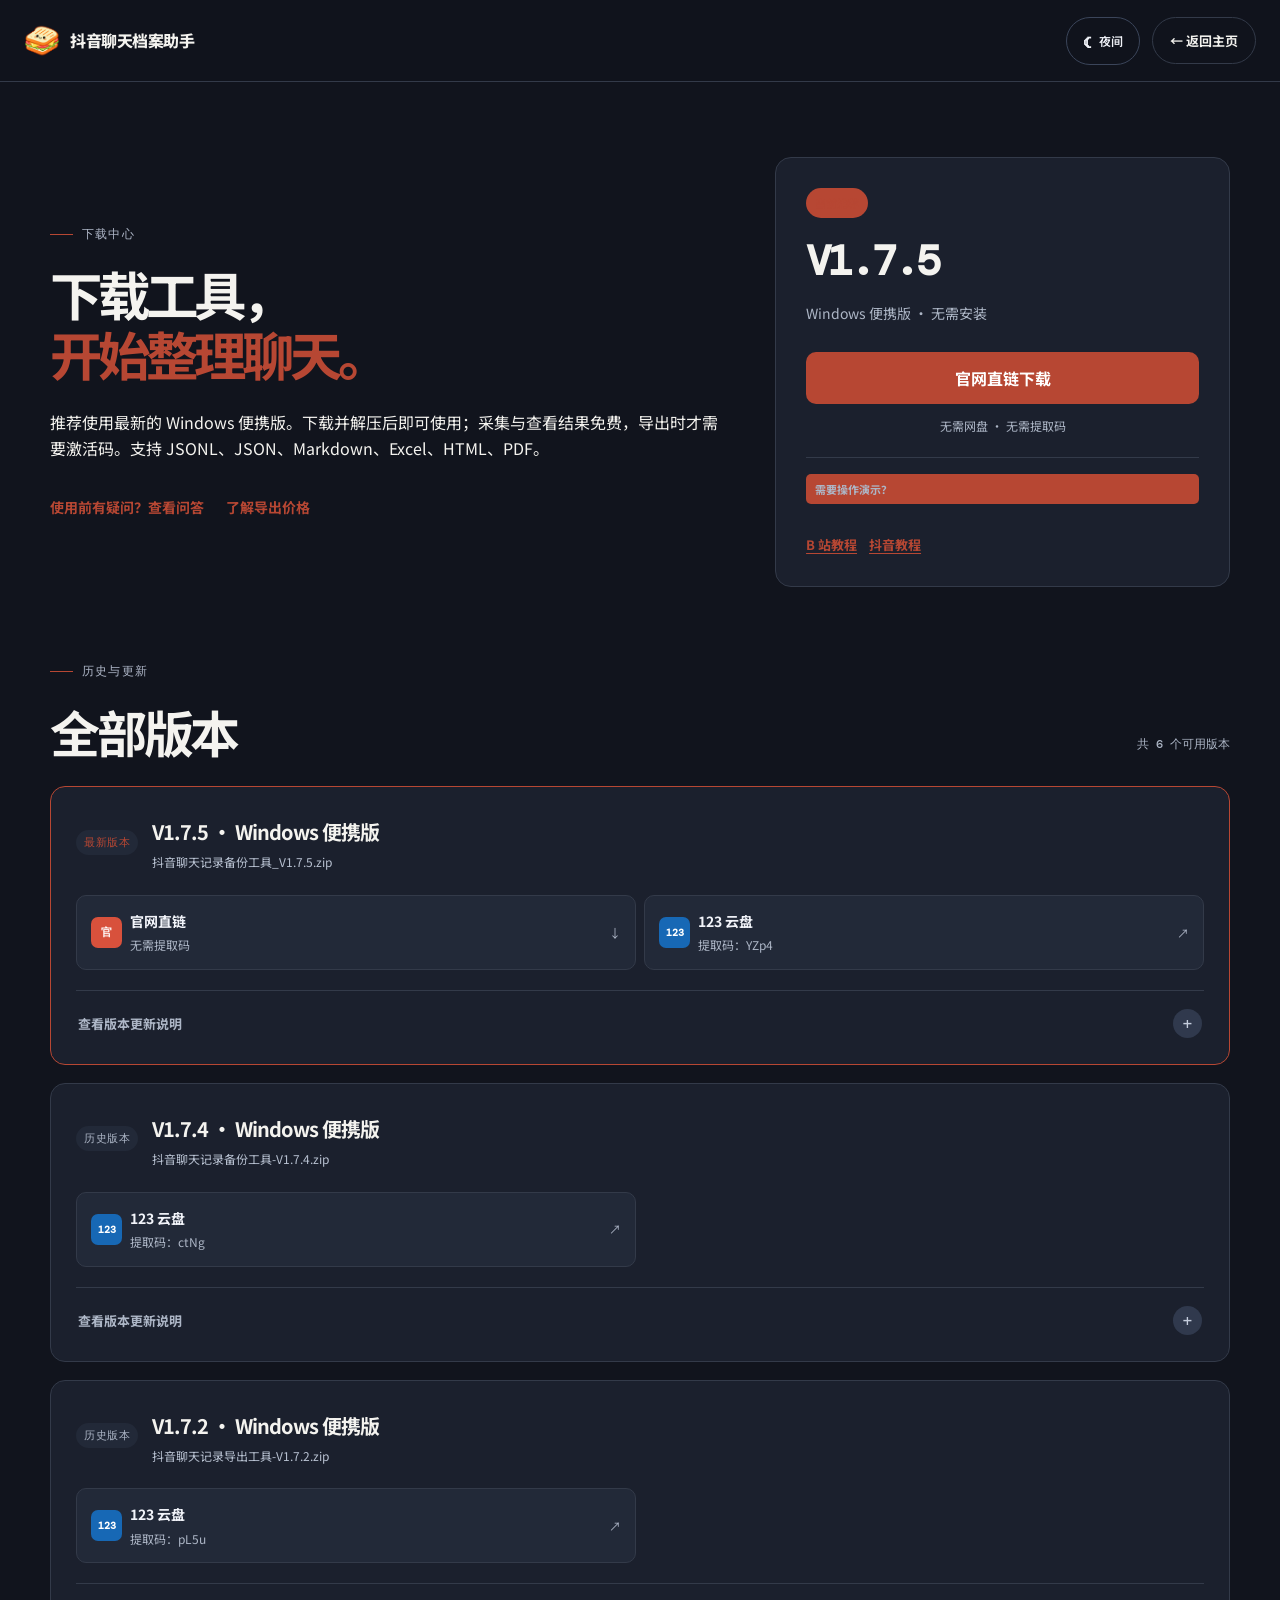
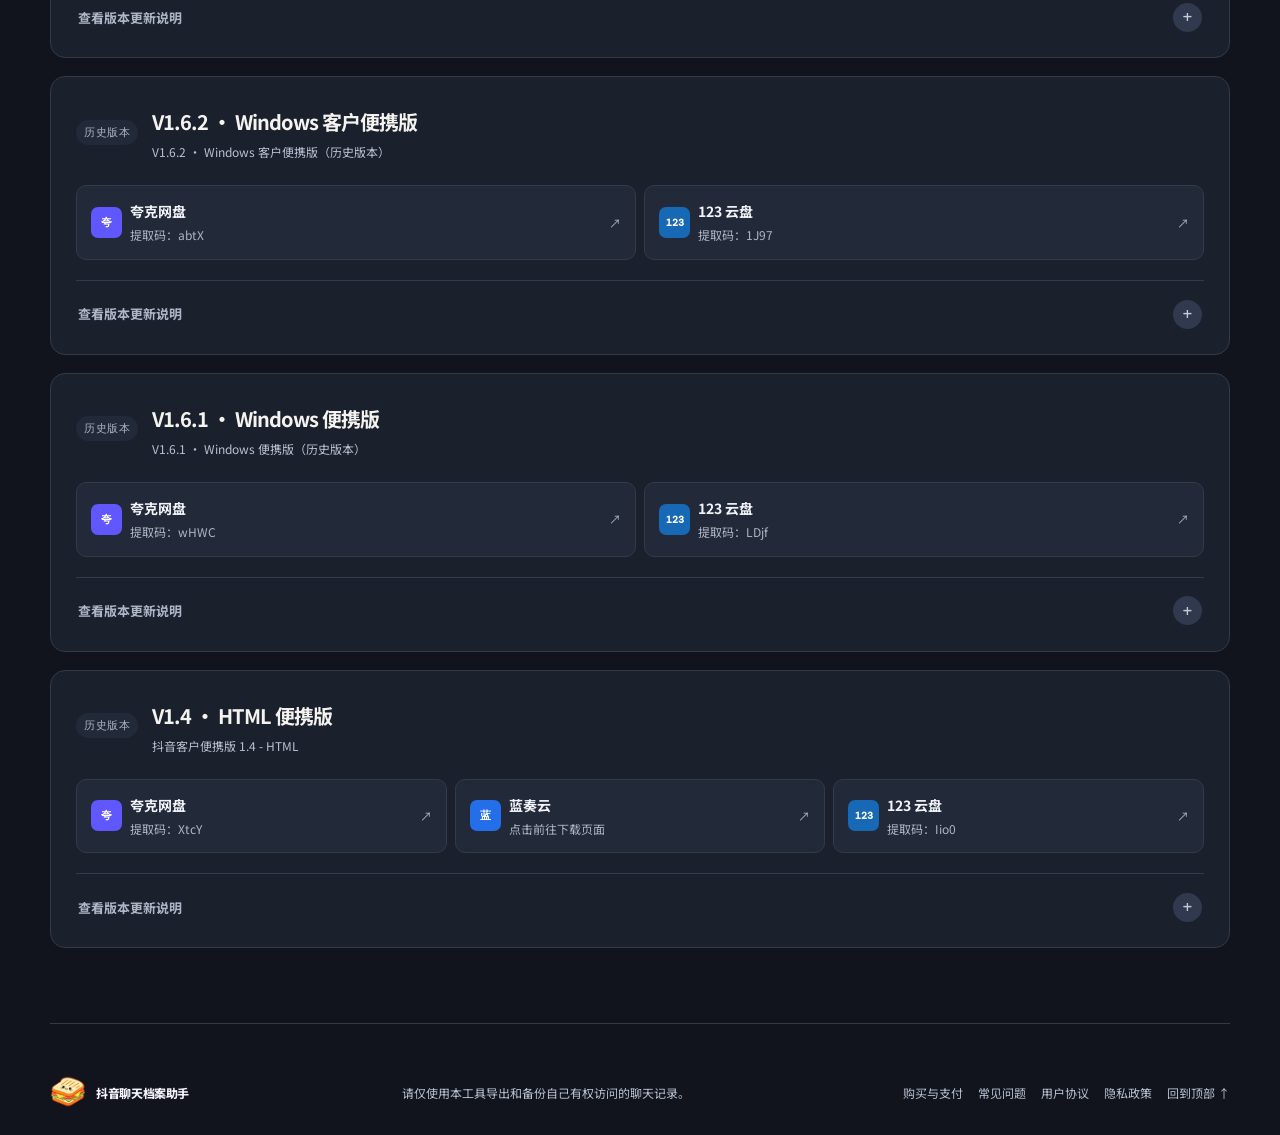
<file: download/index.html>
<!doctype html>
<html lang="zh-CN" data-theme="dark">
<head>
  <meta charset="UTF-8" />
  <meta name="viewport" content="width=device-width, initial-scale=1.0" />
  <meta name="description" content="抖音聊天档案助手最新版本与历史版本下载。" />
  <title>版本下载 · 抖音聊天档案助手</title>
  <link rel="icon" type="image/png" href="../images/site-icon.png" />
  <link rel="apple-touch-icon" href="../images/site-icon.png" />
  <link rel="preconnect" href="https://fonts.googleapis.com" />
  <link rel="preconnect" href="https://fonts.gstatic.com" crossorigin />
  <link href="https://fonts.googleapis.com/css2?family=DM+Mono:wght@400;500&family=Noto+Sans+SC:wght@400;500;600;700;800&display=swap" rel="stylesheet" />
  <link rel="stylesheet" href="../style.css" />
  <link rel="stylesheet" href="download.css" />
  <link rel="stylesheet" href="../design.css" />
</head>
<body class="subpage download-page" id="top">
  <header class="site-header subpage-header">
    <a class="brand" href="../" aria-label="返回主页"><img class="brand-logo" src="../images/site-icon.png" alt="" /><span>抖音聊天档案助手</span></a>
    <button class="theme-toggle" type="button" aria-label="切换至白天模式" aria-pressed="true"><span class="theme-icon" aria-hidden="true">☾</span><span class="theme-text">夜间</span></button>
    <a class="subpage-home-link" href="../">← 返回主页</a>
  </header>
  <main>
    <section class="download-hero section-shell">
      <div class="reveal"><p class="eyebrow"><span></span> 下载中心</p><h1>下载工具，<br /><em>开始整理聊天。</em></h1><p>推荐使用最新的 Windows 便携版。下载并解压后即可使用；采集与查看结果免费，导出时才需要激活码。支持 JSONL、JSON、Markdown、Excel、HTML、PDF。</p><div class="download-hero-links"><a href="../faq/">使用前有疑问？查看问答</a><a href="../payment/">了解导出价格</a></div></div>
      <aside class="download-tip reveal"><span>当前推荐</span><strong>V1.7.5</strong><p>Windows 便携版 · 无需安装</p><a class="download-main-link" href="https://download.panini-pigs.cn/%E6%8A%96%E9%9F%B3%E8%81%8A%E5%A4%A9%E8%AE%B0%E5%BD%95%E5%A4%87%E4%BB%BD%E5%B7%A5%E5%85%B7_V1.7.5.zip" target="_blank" rel="noopener noreferrer">官网直链下载</a><small>无需网盘 · 无需提取码</small><div class="download-video-links"><span>需要操作演示？</span><a href="https://www.bilibili.com/video/BV1ZYgK6gENR/?vd_source=f8ed9005fff928badc1c0b86459f8bb6" target="_blank" rel="noopener noreferrer">B 站教程</a><a href="https://www.douyin.com/video/7673926574202293550" target="_blank" rel="noopener noreferrer">抖音教程</a></div></aside>
    </section>
    <section class="version-center section-shell" aria-labelledby="version-title">
      <div class="version-center-heading reveal"><div><p class="eyebrow"><span></span> 历史与更新</p><h2 id="version-title">全部版本</h2></div><p>共 6 个可用版本</p></div>
      <div class="version-list" aria-label="下载版本列表">
        <article class="version-card version-current version-single reveal">
          <div class="version-heading"><span class="version-badge">最新版本</span><div><h3>V1.7.5 · Windows 便携版</h3><p>抖音聊天记录备份工具_V1.7.5.zip</p></div></div>
          <div class="download-links">
            <a href="https://download.panini-pigs.cn/%E6%8A%96%E9%9F%B3%E8%81%8A%E5%A4%A9%E8%AE%B0%E5%BD%95%E5%A4%87%E4%BB%BD%E5%B7%A5%E5%85%B7_V1.7.5.zip" target="_blank" rel="noopener noreferrer"><span class="drive-icon direct-icon">官</span><span><b>官网直链</b><small>无需提取码</small></span><i>↓</i></a>
            <a href="https://1838837775.share.123pan.cn/123pan/ZuNGTd-AVFs?pwd=YZp4#" target="_blank" rel="noopener noreferrer"><span class="drive-icon pan123-icon">123</span><span><b>123 云盘</b><small>提取码：YZp4</small></span><i>↗</i></a>
          </div>
          <details class="release-notes"><summary><span>查看版本更新说明</span><i aria-hidden="true">+</i></summary><div><ul><li>修复私信视频音轨标记，已下载的旧视频也可通过补全历史视频自动修复。</li><li>恢复聊天查看器与 HTML 档案资源，并新增独立媒体修复工具。</li><li>优化导出进度与 PDF 媒体信息，导出结果统一为按会话归档的 ZIP。</li></ul></div></details>
        </article>
        <article class="version-card version-archive version-previous reveal">
          <div class="version-heading"><span class="version-badge archive-badge">历史版本</span><div><h3>V1.7.4 · Windows 便携版</h3><p>抖音聊天记录备份工具-V1.7.4.zip</p></div></div>
          <div class="download-links">
            <a href="https://1838837775.share.123pan.cn/123pan/ZuNGTd-cyFs?pwd=ctNg#" target="_blank" rel="noopener noreferrer"><span class="drive-icon pan123-icon">123</span><span><b>123 云盘</b><small>提取码：ctNg</small></span><i>↗</i></a>
          </div>
          <details class="release-notes"><summary><span>查看版本更新说明</span><i aria-hidden="true">+</i></summary><div><ul><li>合并转发内容显示更完整，用户名片与分享卡片信息更清晰。</li><li>优化消息排序、旧语音及未分类消息的识别。</li><li>全量采集增加记录保护，避免本轮未获取到消息时覆盖已有内容。</li></ul></div></details>
        </article>
        <article class="version-card version-archive version-previous reveal">
          <div class="version-heading"><span class="version-badge archive-badge">历史版本</span><div><h3>V1.7.2 · Windows 便携版</h3><p>抖音聊天记录导出工具-V1.7.2.zip</p></div></div>
          <div class="download-links"><a href="https://1838837775.share.123pan.cn/123pan/ZuNGTd-AN0s?pwd=pL5u#" target="_blank" rel="noopener noreferrer"><span class="drive-icon pan123-icon">123</span><span><b>123 云盘</b><small>提取码：pL5u</small></span><i>↗</i></a></div>
          <details class="release-notes"><summary><span>查看版本更新说明</span><i aria-hidden="true">+</i></summary><div><ul><li>优化授权连接稳定性，连接异常时可自动切换备用地址。</li><li>激活与导出扣减增加重复请求保护。</li></ul></div></details>
        </article>
        <article class="version-card version-archive version-previous reveal">
          <div class="version-heading"><span class="version-badge archive-badge">历史版本</span><div><h3>V1.6.2 · Windows 客户便携版</h3><p>V1.6.2 · Windows 客户便携版（历史版本）</p></div></div>
          <div class="download-links">
            <a href="https://pan.quark.cn/s/4fdc4bea2a13?pwd=abtX" target="_blank" rel="noopener noreferrer"><span class="drive-icon quark-icon">夸</span><span><b>夸克网盘</b><small>提取码：abtX</small></span><i>↗</i></a>
            <a href="https://1838837775.share.123pan.cn/123pan/ZuNGTd-lffn?pwd=1J97#" target="_blank" rel="noopener noreferrer"><span class="drive-icon pan123-icon">123</span><span><b>123 云盘</b><small>提取码：1J97</small></span><i>↗</i></a>
          </div>
          <details class="release-notes"><summary><span>查看版本更新说明</span><i aria-hidden="true">+</i></summary><div><ul><li>HTML 聊天档案改为分片结构，保留完整文件夹即可双击“开始阅读.html”离线查看。</li><li>首次仅加载最新 100 条消息；滚动、跳转和搜索按需读取，长聊天浏览更流畅。</li><li>优化撤回消息显示与采集日志刷新，并新增购买和常见问题入口。</li></ul></div></details>
        </article>
        <article class="version-card version-archive version-previous reveal">
          <div class="version-heading"><span class="version-badge archive-badge">历史版本</span><div><h3>V1.6.1 · Windows 便携版</h3><p>V1.6.1 · Windows 便携版（历史版本）</p></div></div>
          <div class="download-links">
            <a href="https://pan.quark.cn/s/77ec1365f3c1" target="_blank" rel="noopener noreferrer"><span class="drive-icon quark-icon">夸</span><span><b>夸克网盘</b><small>提取码：wHWC</small></span><i>↗</i></a>
            <a href="https://1838837775.share.123pan.cn/123pan/ZuNGTd-hJW2?pwd=LDjf#" target="_blank" rel="noopener noreferrer"><span class="drive-icon pan123-icon">123</span><span><b>123 云盘</b><small>提取码：LDjf</small></span><i>↗</i></a>
          </div>
          <details class="release-notes"><summary><span>查看版本更新说明</span><i aria-hidden="true">+</i></summary><div><ul><li>优化企业号及大量会话的加载与扫描，减少重复刷新和列表卡住。</li><li>新增智能增量与完整扫描，可按最近 7、30 或 90 天刷新会话。</li><li>批量采集复用账号快照，并按会话 ID 精确匹配，提升速度与稳定性。</li><li>修复消息误标“已撤回”、中文日志乱码及大量会话启动失败等问题。</li><li>增强采集结果筛选、聊天查看和多格式导出；96 项自动化与 22 项前端测试通过。</li></ul></div></details>
        </article>
        <article class="version-card version-archive reveal">
          <div class="version-heading"><span class="version-badge archive-badge">历史版本</span><div><h3>V1.4 · HTML 便携版</h3><p>抖音客户便携版 1.4 - HTML</p></div></div>
          <div class="download-links">
            <a href="https://pan.quark.cn/s/0d538628d26a?pwd=XtcY" target="_blank" rel="noopener noreferrer"><span class="drive-icon quark-icon">夸</span><span><b>夸克网盘</b><small>提取码：XtcY</small></span><i>↗</i></a>
            <a href="https://wwbmj.lanzouu.com/iQRvb432u0qb" target="_blank" rel="noopener noreferrer"><span class="drive-icon lanzou-icon">蓝</span><span><b>蓝奏云</b><small>点击前往下载页面</small></span><i>↗</i></a>
            <a href="https://1838837775.share.123pan.cn/123pan/ZuNGTd-Gffn?pwd=Iio0" target="_blank" rel="noopener noreferrer"><span class="drive-icon pan123-icon">123</span><span><b>123 云盘</b><small>提取码：Iio0</small></span><i>↗</i></a>
          </div>
          <details class="release-notes"><summary><span>查看版本更新说明</span><i aria-hidden="true">+</i></summary><div><ul><li>早期 HTML 历史版本，现作为旧版发布归档保留。</li><li>目前仅保留当时的发布压缩包，未保留对应源码和解压后的运行目录。</li><li>新用户建议优先选择 V1.7.5。</li></ul></div></details>
        </article>
      </div>
    </section>
  </main>
  <footer class="site-footer section-shell"><a class="brand" href="../"><img class="brand-logo" src="../images/site-icon.png" alt="" /><span>抖音聊天档案助手</span></a><p>请仅使用本工具导出和备份自己有权访问的聊天记录。</p><div class="footer-actions"><a href="../payment/">购买与支付</a><a href="../faq/">常见问题</a><a href="../用户协议.html">用户协议</a><a href="../隐私政策.html">隐私政策</a><a href="#top">回到顶部 ↑</a></div></footer>
  <script src="../script.js"></script>
</body>
</html>
</file>
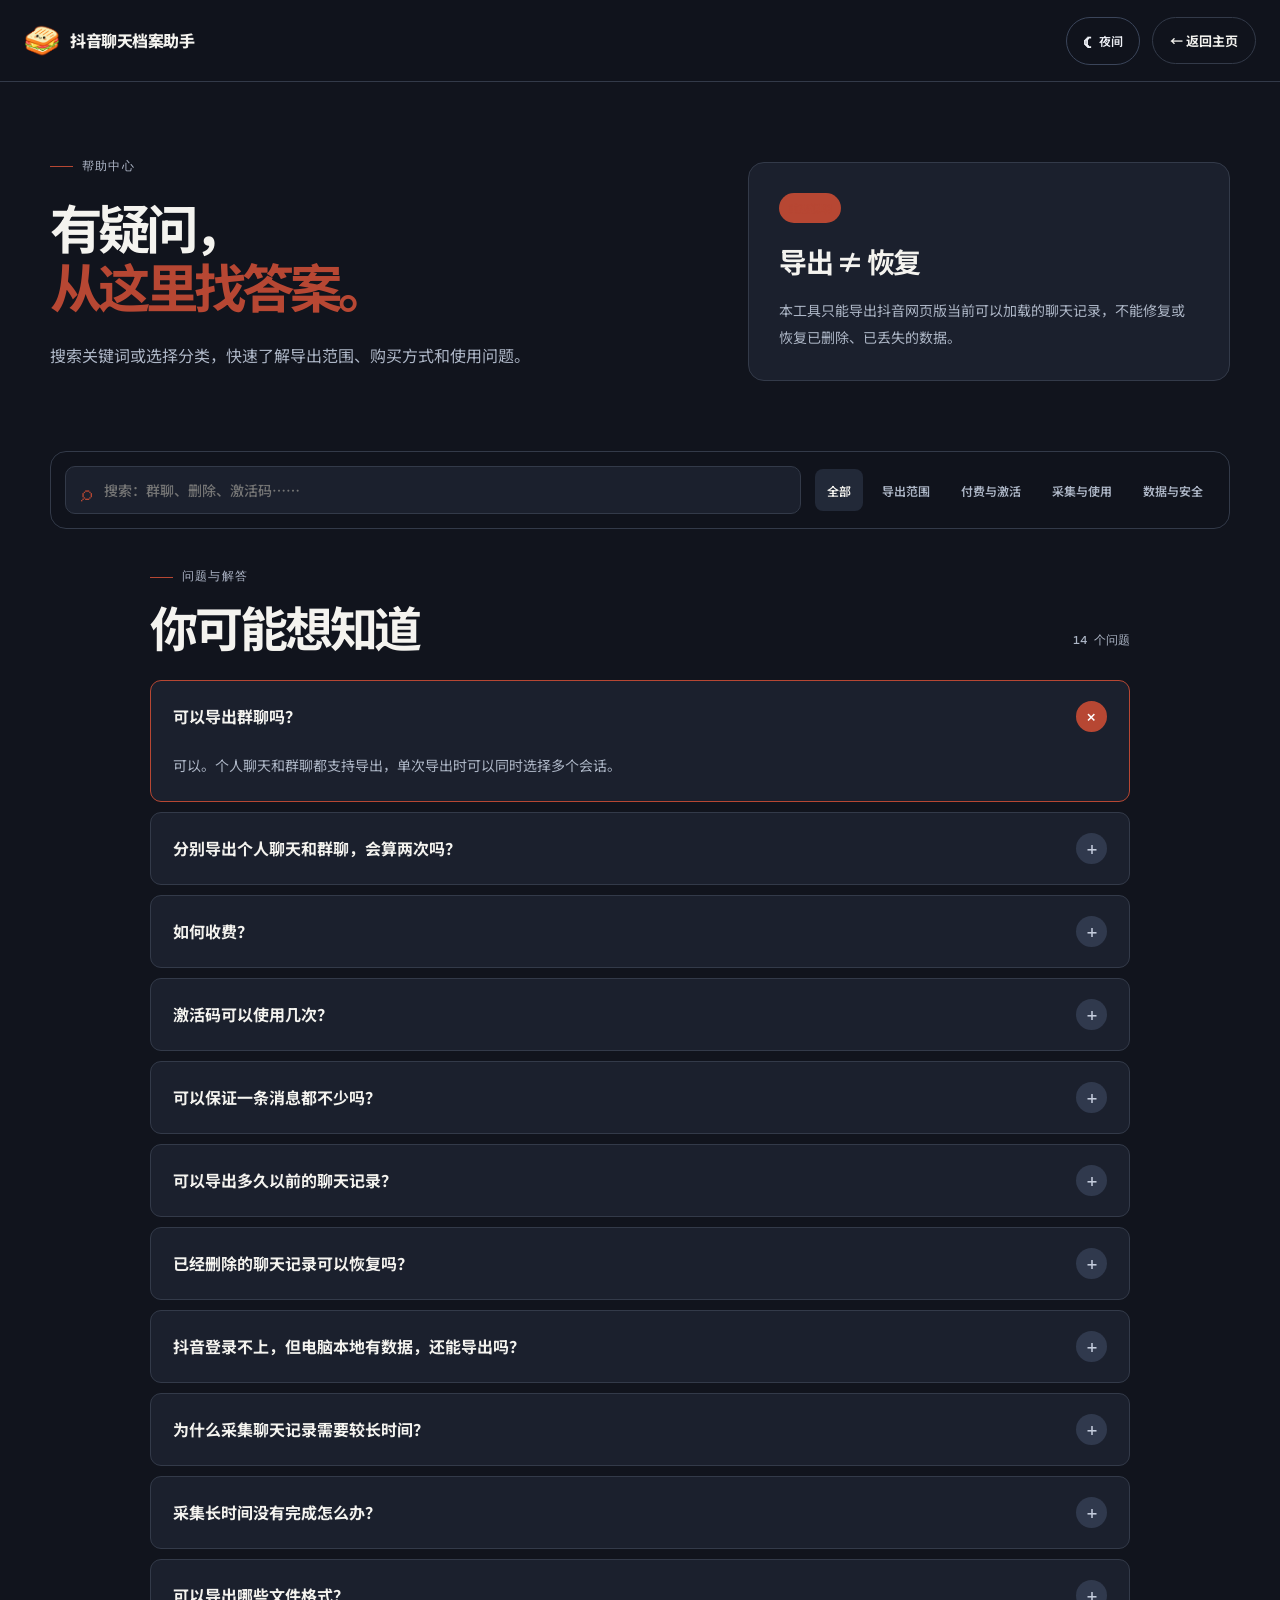
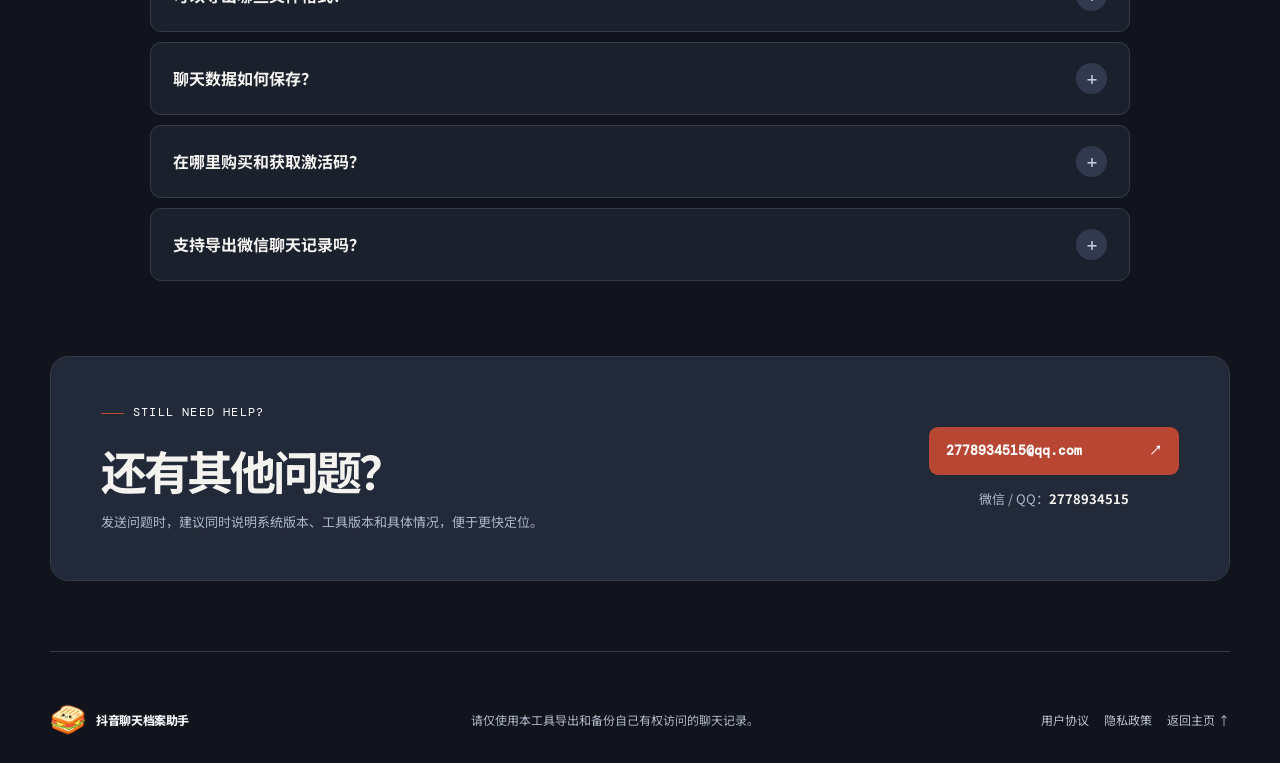
<file: faq/index.html>
<!doctype html>
<html lang="zh-CN" data-theme="dark">
<head>
  <meta charset="UTF-8" />
  <meta name="viewport" content="width=device-width, initial-scale=1.0" />
  <meta name="description" content="抖音聊天档案助手常见问题：了解支持范围、导出次数、可导出的数据以及安全使用方式。" />
  <title>常见问题 · 抖音聊天档案助手</title>
  <link rel="icon" type="image/png" href="../images/site-icon.png" />
  <link rel="apple-touch-icon" href="../images/site-icon.png" />
  <link rel="preconnect" href="https://fonts.googleapis.com" />
  <link rel="preconnect" href="https://fonts.gstatic.com" crossorigin />
  <link href="https://fonts.googleapis.com/css2?family=DM+Mono:wght@400;500&family=Noto+Sans+SC:wght@400;500;600;700;800&display=swap" rel="stylesheet" />
  <link rel="stylesheet" href="../style.css" />
  <link rel="stylesheet" href="faq.css" />
  <link rel="stylesheet" href="../design.css" />
</head>
<body class="faq-page">
  <header class="site-header faq-header">
    <a class="brand" href="../" aria-label="返回主页"><img class="brand-logo" src="../images/site-icon.png" alt="" /><span>抖音聊天档案助手</span></a>
    <button class="theme-toggle" type="button" aria-label="切换至白天模式" aria-pressed="true"><span class="theme-icon" aria-hidden="true">☾</span><span class="theme-text">夜间</span></button>
    <a class="faq-home-link" href="../">← 返回主页</a>
  </header>
  <main>
    <section class="faq-hero section-shell">
      <div class="faq-hero-copy reveal"><p class="eyebrow"><span></span> 帮助中心</p><h1>有疑问，<br /><em>从这里找答案。</em></h1><p>搜索关键词或选择分类，快速了解导出范围、购买方式和使用问题。</p></div>
      <aside class="boundary-card reveal" aria-label="重要说明"><span>重要说明</span><strong>导出 ≠ 恢复</strong><p>本工具只能导出抖音网页版当前可以加载的聊天记录，不能修复或恢复已删除、已丢失的数据。</p></aside>
    </section>
    <section class="faq-content section-shell" aria-labelledby="faq-list-title">
      <div class="faq-tools reveal">
        <label class="faq-search"><span aria-hidden="true">⌕</span><input type="search" id="faq-search" placeholder="搜索：群聊、删除、激活码……" autocomplete="off" /></label>
        <div class="faq-filters" role="group" aria-label="问题分类"><button class="active" type="button" data-filter="all">全部</button><button type="button" data-filter="export">导出范围</button><button type="button" data-filter="purchase">付费与激活</button><button type="button" data-filter="use">采集与使用</button><button type="button" data-filter="safety">数据与安全</button></div>
      </div>
      <div class="faq-list-wrap">
        <div class="faq-list-heading reveal"><div><p class="eyebrow"><span></span> 问题与解答</p><h2 id="faq-list-title">你可能想知道</h2></div><p id="faq-count" aria-live="polite">14 个问题</p></div>
        <div class="faq-list">
          <details class="faq-item reveal" data-category="export" open><summary><span>可以导出群聊吗？</span><i aria-hidden="true">+</i></summary><div class="faq-answer"><p>可以。个人聊天和群聊都支持导出，单次导出时可以同时选择多个会话。</p></div></details>
          <details class="faq-item reveal" data-category="export"><summary><span>分别导出个人聊天和群聊，会算两次吗？</span><i aria-hidden="true">+</i></summary><div class="faq-answer"><p>如果在同一次导出中同时勾选个人聊天和群聊，只计为一次；如果分开执行两次，则会占用两次导出次数。</p></div></details>
          <details class="faq-item reveal" data-category="purchase"><summary><span>如何收费？</span><i aria-hidden="true">+</i></summary><div class="faq-answer"><p>首次使用为 <strong>¥14.9</strong>，后续每次使用为 <strong>¥9.9</strong>；由我用个人电脑代操作为 <strong>¥19.9</strong>，具体安排请先联系作者确认。自行采集和查看采集结果无需付费，导出环节需要激活码。</p></div></details>
          <details class="faq-item reveal" data-category="purchase"><summary><span>激活码可以使用几次？</span><i aria-hidden="true">+</i></summary><div class="faq-answer"><p>下单后请在 12 小时内激活。激活后 24 小时内可执行 3 次导出，每次都可以选择多个聊天会话。</p></div></details>
          <details class="faq-item reveal" data-category="export safety"><summary><span>可以保证一条消息都不少吗？</span><i aria-hidden="true">+</i></summary><div class="faq-answer"><p>不能做这样的保证。工具只能导出抖音网页版当前能够刷新和加载出来的记录，无法导出抖音没有提供给网页版的数据。建议导出前先确认所需消息能在网页版正常显示。</p></div></details>
          <details class="faq-item reveal" data-category="export"><summary><span>可以导出多久以前的聊天记录？</span><i aria-hidden="true">+</i></summary><div class="faq-answer"><p>以抖音网页版实际能够加载的内容为准。通常文字消息可追溯更长时间，图片和视频一般可导出一年内的内容，具体范围可能因账号情况而不同。</p></div></details>
          <details class="faq-item reveal" data-category="safety"><summary><span>已经删除的聊天记录可以恢复吗？</span><i aria-hidden="true">+</i></summary><div class="faq-answer"><p>不可以。本工具用于备份和导出当前可见的聊天记录，不具备修复、恢复已删除记录或找回丢失数据的功能。</p></div></details>
          <details class="faq-item reveal" data-category="use"><summary><span>抖音登录不上，但电脑本地有数据，还能导出吗？</span><i aria-hidden="true">+</i></summary><div class="faq-answer"><p>不可以。采集聊天记录时需要正常登录抖音网页版。</p></div></details>
          <details class="faq-item reveal" data-category="use"><summary><span>为什么采集聊天记录需要较长时间？</span><i aria-hidden="true">+</i></summary><div class="faq-answer"><p>工具会模拟人工操作，逐步刷新和加载抖音网页版中的聊天记录，并非直接读取抖音数据库。作为参考，约 5 万条消息可能需要 10 分钟左右，实际时间会受数据量和网络情况影响。</p></div></details>
          <details class="faq-item reveal" data-category="use"><summary><span>采集长时间没有完成怎么办？</span><i aria-hidden="true">+</i></summary><div class="faq-answer"><p>请先保持网络稳定并耐心等待。如果页面长时间没有变化，可以刷新后重新查看采集进度；数据量较大时，处理时间也会相应增加。</p></div></details>
          <details class="faq-item reveal" data-category="export"><summary><span>可以导出哪些文件格式？</span><i aria-hidden="true">+</i></summary><div class="faq-answer"><p>支持导出 JSONL、JSON、Markdown、Excel、HTML、PDF。导出时还可选择下载图片、视频、表情包和语音等媒体文件。</p></div></details>
          <details class="faq-item reveal" data-category="safety"><summary><span>聊天数据如何保存？</span><i aria-hidden="true">+</i></summary><div class="faq-answer"><p>采集阶段的数据会以加密方式保存在你的本地设备中。你可以先采集并查看结果，确认符合预期后再付费导出。</p></div></details>
          <details class="faq-item reveal" data-category="purchase"><summary><span>在哪里购买和获取激活码？</span><i aria-hidden="true">+</i></summary><div class="faq-answer"><p>前往独立的购买与支付页面，阅读注意事项后显示付款码。付款完成后，将付款截图通过微信、QQ 或邮箱发给作者，核实后会人工发送激活码。</p><a class="answer-link" href="../payment/">前往购买支付 ↗</a></div></details>
          <details class="faq-item reveal" data-category="export"><summary><span>支持导出微信聊天记录吗？</span><i aria-hidden="true">+</i></summary><div class="faq-answer"><p>暂不支持。目前工具仅用于导出抖音聊天记录。</p></div></details>
        </div>
        <div class="faq-empty" hidden>没有找到相关问题，试试更换关键词或查看全部分类。</div>
      </div>
    </section>
    <section class="faq-contact section-shell reveal"><div><p class="eyebrow light"><span></span> STILL NEED HELP?</p><h2>还有其他问题？</h2><p>发送问题时，建议同时说明系统版本、工具版本和具体情况，便于更快定位。</p></div><div class="faq-contact-links"><a href="mailto:2778934515@qq.com">2778934515@qq.com <span>↗</span></a><p>微信 / QQ：<strong>2778934515</strong></p></div></section>
  </main>
  <footer class="site-footer section-shell faq-footer"><a class="brand" href="../"><img class="brand-logo" src="../images/site-icon.png" alt="" /><span>抖音聊天档案助手</span></a><p>请仅使用本工具导出和备份自己有权访问的聊天记录。</p><div class="footer-actions"><a href="../用户协议.html">用户协议</a><a href="../隐私政策.html">隐私政策</a><a href="../">返回主页 ↑</a></div></footer>
  <script src="../script.js"></script><script src="faq.js"></script>
</body>
</html>
</file>
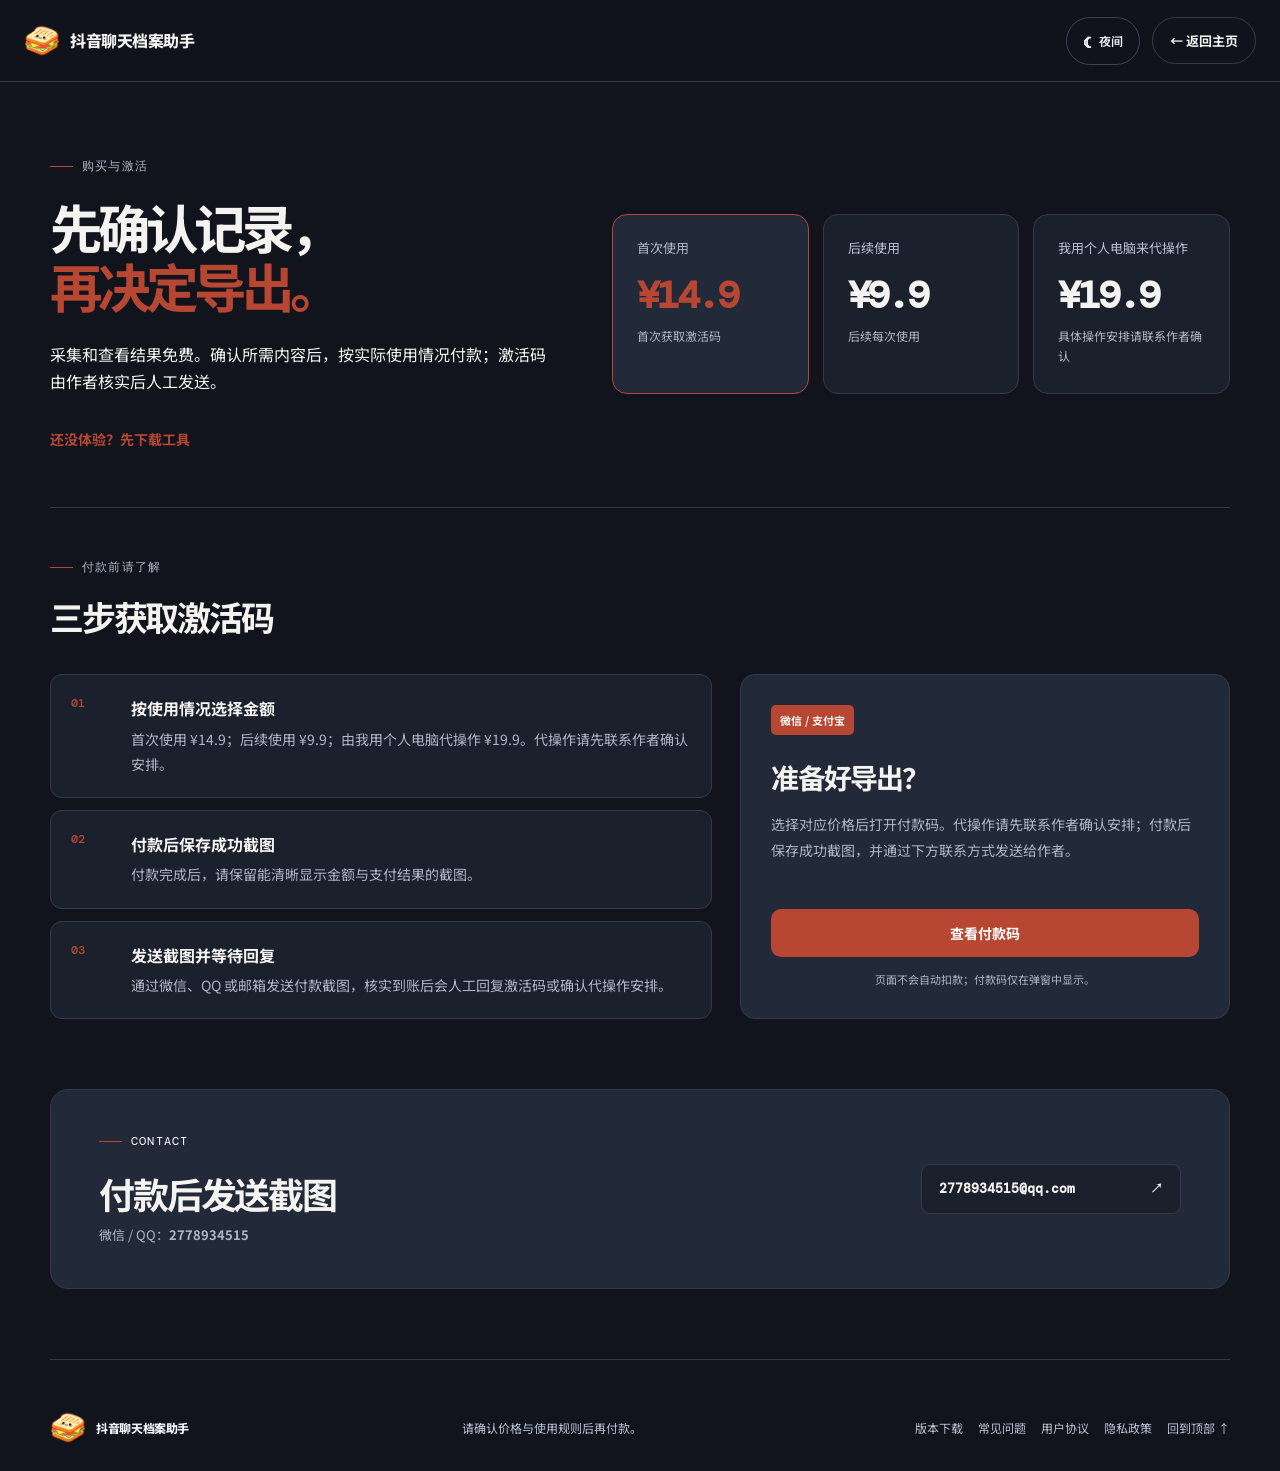
<file: payment/index.html>
<!doctype html>
<html lang="zh-CN" data-theme="dark">
<head>
  <meta charset="UTF-8" />
  <meta name="viewport" content="width=device-width, initial-scale=1.0" />
  <meta name="description" content="抖音聊天档案助手购买、付款说明与激活码获取流程。" />
  <title>购买与支付 · 抖音聊天档案助手</title>
  <link rel="icon" type="image/png" href="../images/site-icon.png" />
  <link rel="apple-touch-icon" href="../images/site-icon.png" />
  <link rel="preconnect" href="https://fonts.googleapis.com" />
  <link rel="preconnect" href="https://fonts.gstatic.com" crossorigin />
  <link href="https://fonts.googleapis.com/css2?family=DM+Mono:wght@400;500&family=Noto+Sans+SC:wght@400;500;600;700;800&display=swap" rel="stylesheet" />
  <link rel="stylesheet" href="../style.css" />
  <link rel="stylesheet" href="payment.css" />
  <link rel="stylesheet" href="../design.css" />
</head>
<body class="subpage payment-page" id="top">
  <header class="site-header subpage-header">
    <a class="brand" href="../" aria-label="返回主页"><img class="brand-logo" src="../images/site-icon.png" alt="" /><span>抖音聊天档案助手</span></a>
    <button class="theme-toggle" type="button" aria-label="切换至白天模式" aria-pressed="true"><span class="theme-icon" aria-hidden="true">☾</span><span class="theme-text">夜间</span></button>
    <a class="subpage-home-link" href="../">← 返回主页</a>
  </header>
  <main>
    <section class="payment-hero section-shell">
      <div class="reveal"><p class="eyebrow"><span></span> 购买与激活</p><h1>先确认记录，<br /><em>再决定导出。</em></h1><p>采集和查看结果免费。确认所需内容后，按实际使用情况付款；激活码由作者核实后人工发送。</p><a class="subtle-link" href="../download/">还没体验？先下载工具</a></div>
      <div class="payment-price-grid reveal"><article class="price-card featured"><span class="price-label">首次使用</span><strong>¥14.9</strong><p>首次获取激活码</p></article><article class="price-card"><span class="price-label">后续使用</span><strong>¥9.9</strong><p>后续每次使用</p></article><article class="price-card"><span class="price-label">我用个人电脑来代操作</span><strong>¥19.9</strong><p>具体操作安排请联系作者确认</p></article></div>
    </section>
    <section class="payment-content section-shell">
      <div class="payment-guide-heading reveal">
        <p class="eyebrow"><span></span> 付款前请了解</p><h2>三步获取激活码</h2>
      </div>
      <div class="payment-columns">
        <ol class="payment-guide-list reveal"><li><span>01</span><div><h3>按使用情况选择金额</h3><p>首次使用 ¥14.9；后续使用 ¥9.9；由我用个人电脑代操作 ¥19.9。代操作请先联系作者确认安排。</p></div></li><li><span>02</span><div><h3>付款后保存成功截图</h3><p>付款完成后，请保留能清晰显示金额与支付结果的截图。</p></div></li><li><span>03</span><div><h3>发送截图并等待回复</h3><p>通过微信、QQ 或邮箱发送付款截图，核实到账后会人工回复激活码或确认代操作安排。</p></div></li></ol>
        <aside class="payment-action reveal"><span class="safety-label">微信 / 支付宝</span><h2>准备好导出？</h2><p>选择对应价格后打开付款码。代操作请先联系作者确认安排；付款后保存成功截图，并通过下方联系方式发送给作者。</p><button class="go-pay" type="button" data-payment-dialog>查看付款码</button><small>页面不会自动扣款；付款码仅在弹窗中显示。</small></aside>
      </div>
    </section>
    <section class="payment-contact section-shell reveal"><div><p class="eyebrow light"><span></span> CONTACT</p><h2>付款后发送截图</h2><p>微信 / QQ：<strong>2778934515</strong></p></div><a href="mailto:2778934515@qq.com">2778934515@qq.com <span>↗</span></a></section>
  </main>
  <footer class="site-footer section-shell"><a class="brand" href="../"><img class="brand-logo" src="../images/site-icon.png" alt="" /><span>抖音聊天档案助手</span></a><p>请确认价格与使用规则后再付款。</p><div class="footer-actions"><a href="../download/">版本下载</a><a href="../faq/">常见问题</a><a href="../用户协议.html">用户协议</a><a href="../隐私政策.html">隐私政策</a><a href="#top">回到顶部 ↑</a></div></footer>
  <dialog class="purchase-dialog" aria-labelledby="purchase-title">
    <div class="purchase-dialog-header"><div><p class="eyebrow"><span></span> PAYMENT CODE</p><h2 id="purchase-title">选择付款方式</h2></div><button class="dialog-close" type="button" aria-label="关闭付款码弹窗">×</button></div>
    <div class="checkout-summary"><span>请按实际使用情况填写金额</span><strong>¥14.9 / ¥9.9 / ¥19.9</strong></div>
    <p class="purchase-description">选择微信或支付宝扫码付款。手机访问时可长按保存付款码，再到支付应用中识别图片。付款后请保存成功截图并发送给作者。</p>
    <div class="payment-grid"><figure><img src="../images/wechat-pay.jpg" alt="微信收款码" /><figcaption><b>微信支付</b><span>使用微信扫一扫</span></figcaption></figure><figure><img src="../images/alipay.jpg" alt="支付宝收款码" /><figcaption><b>支付宝</b><span>打开支付宝扫一扫</span></figcaption></figure></div>
    <p class="payment-note">关闭弹窗后，付款码将再次隐藏。</p>
  </dialog>
  <script src="../script.js"></script>
</body>
</html>
</file>
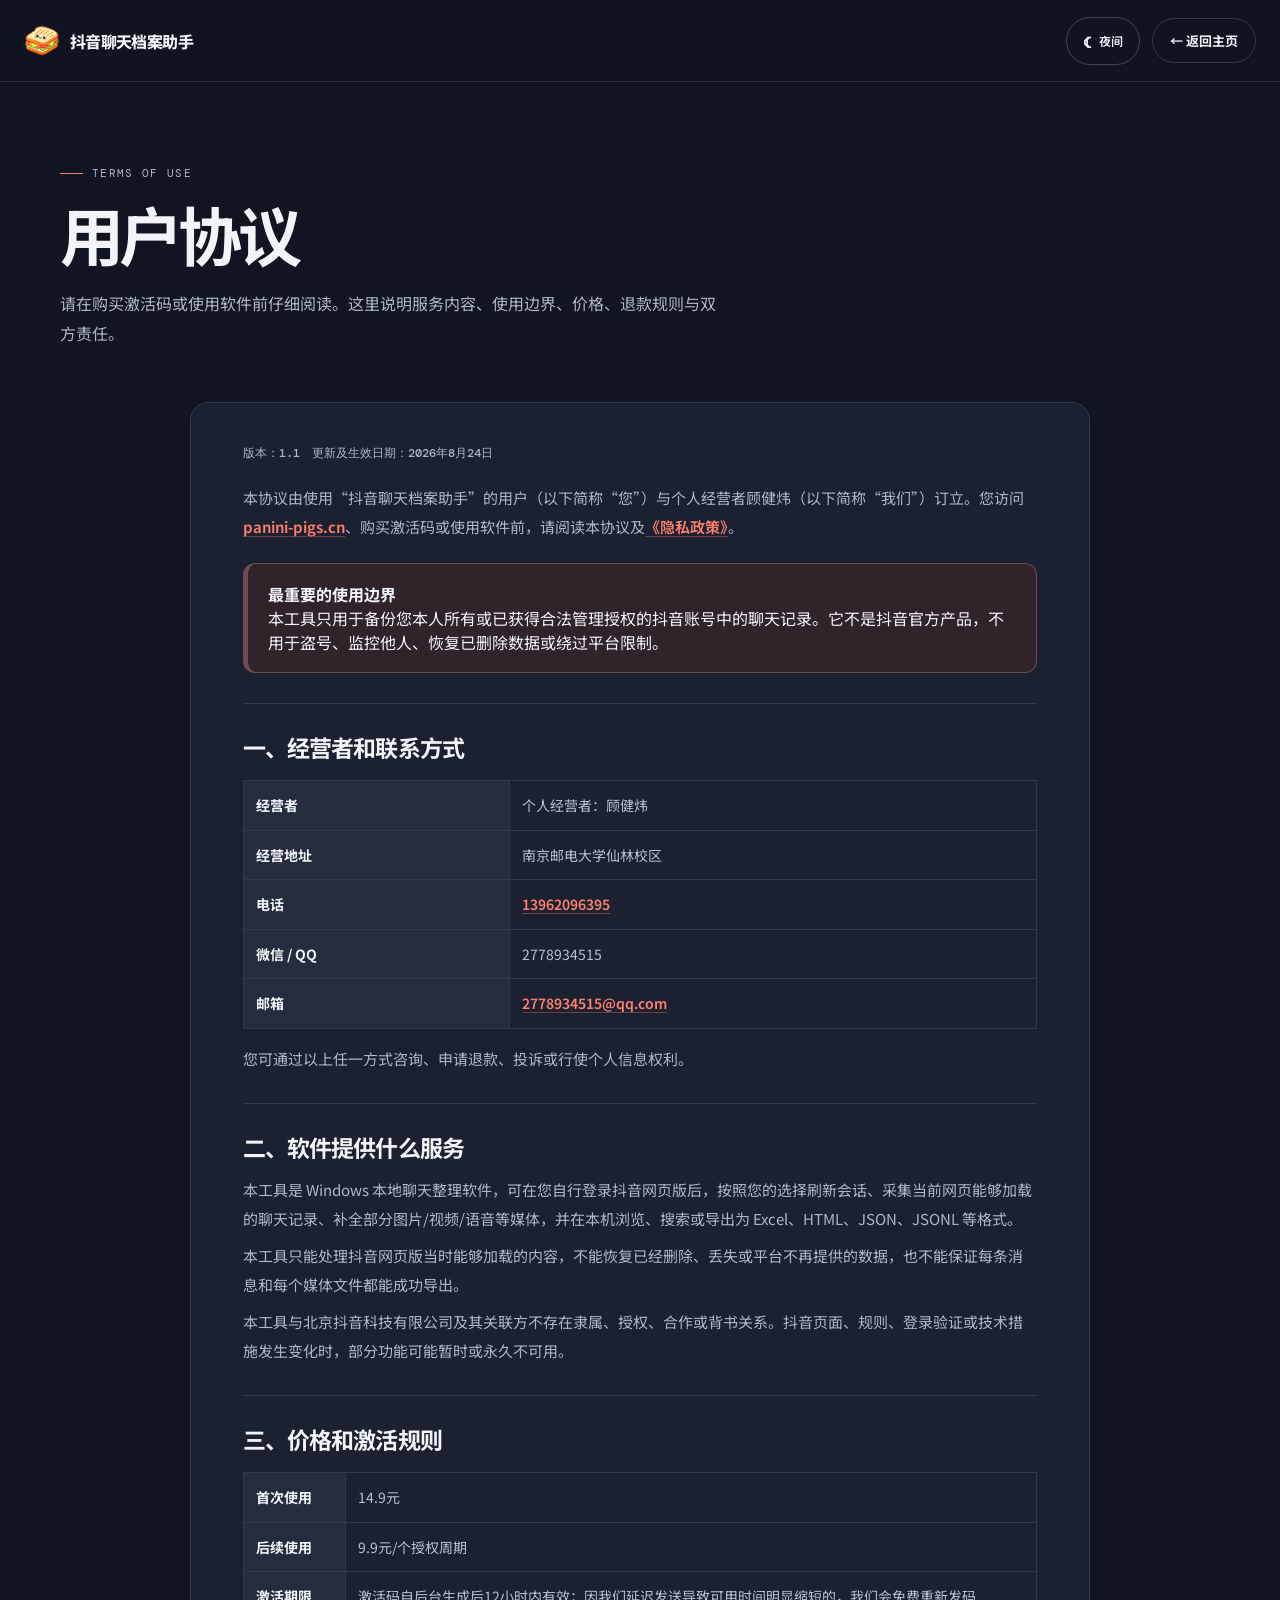
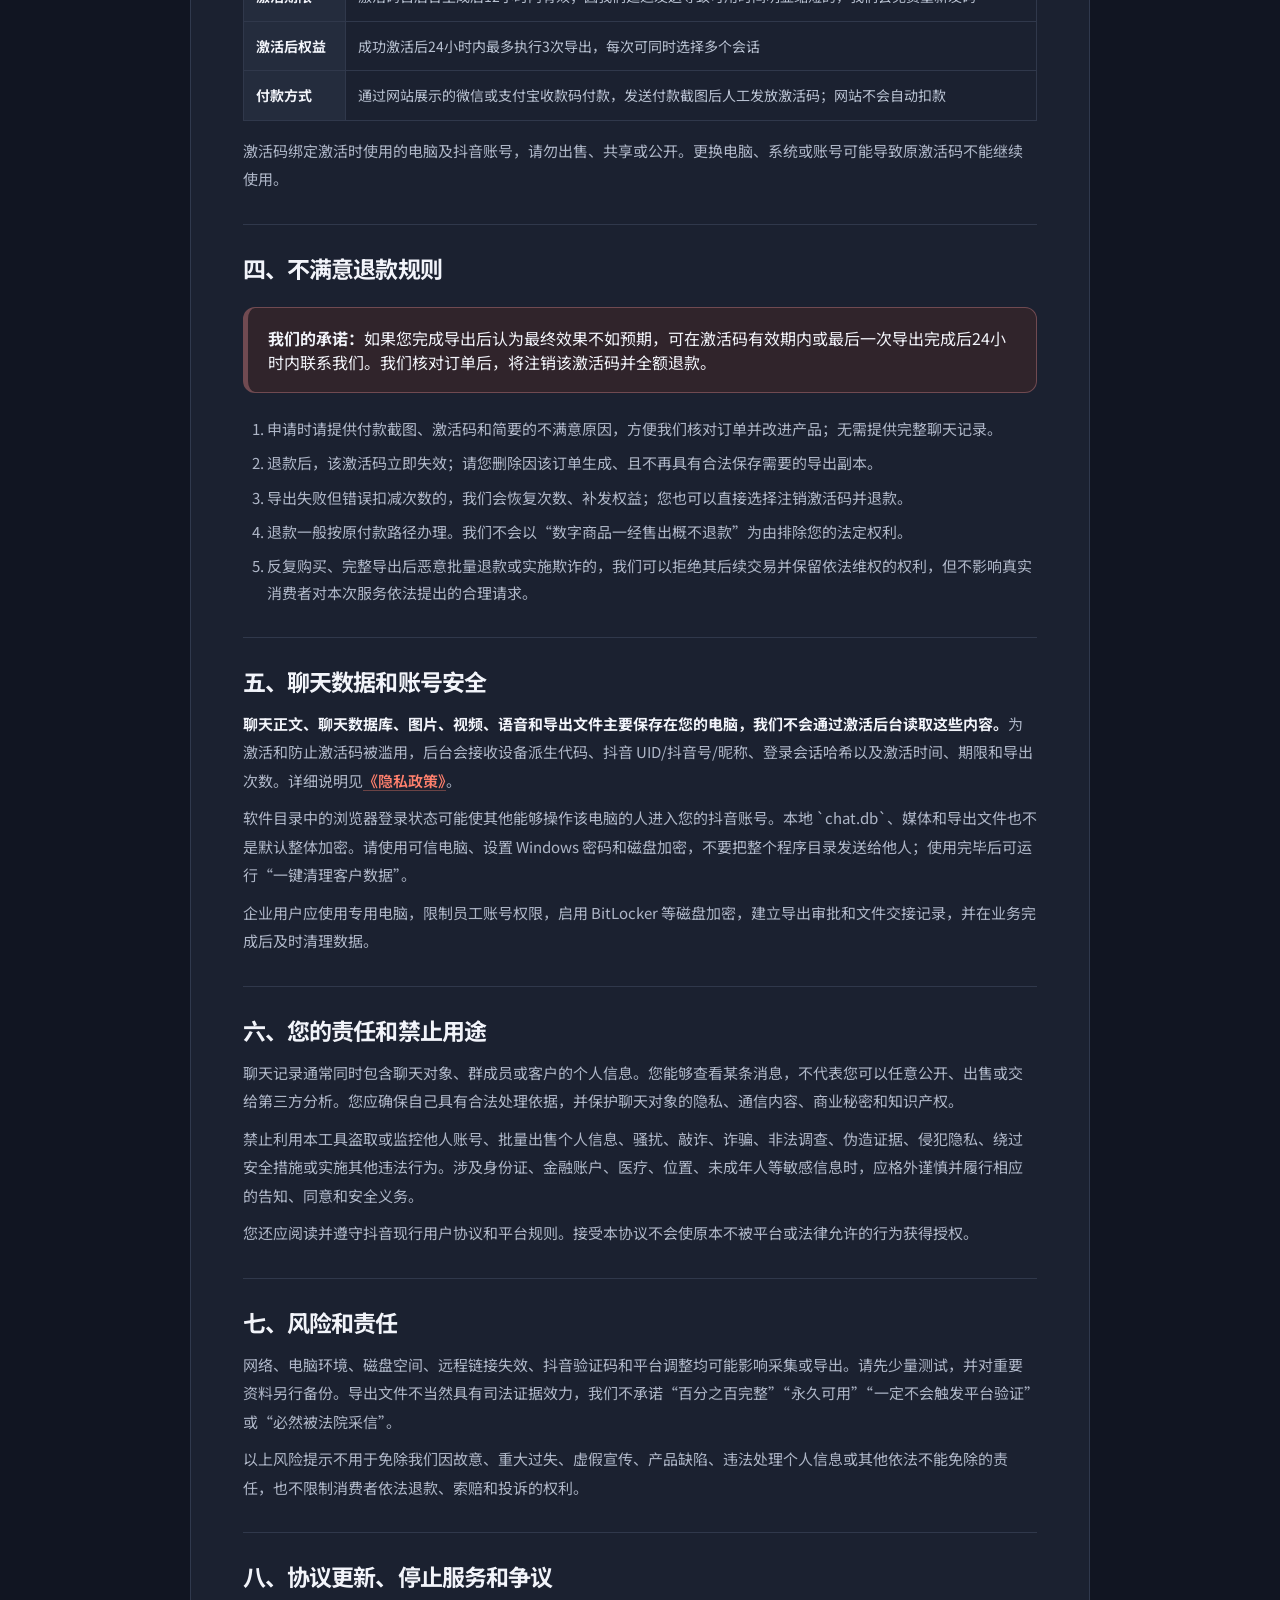
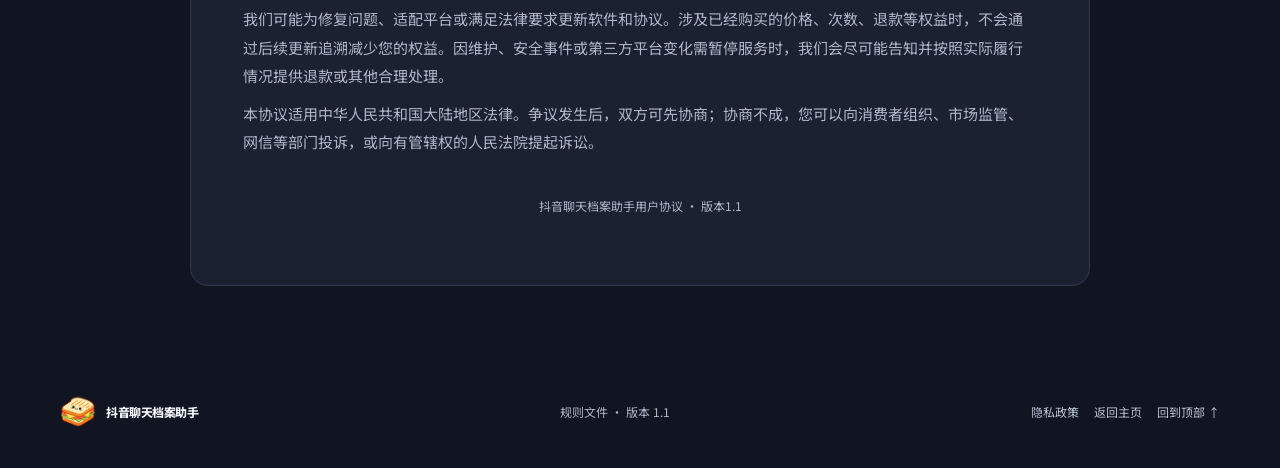
<file: 用户协议.html>
<!doctype html>
<html lang="zh-CN" data-theme="dark">
<head>
  <meta charset="utf-8" />
  <meta name="viewport" content="width=device-width,initial-scale=1" />
  <meta name="description" content="抖音聊天档案助手用户协议" />
  <title>用户协议｜抖音聊天档案助手</title>
  <link rel="icon" type="image/png" href="images/site-icon.png" />
  <link rel="apple-touch-icon" href="images/site-icon.png" />
  <link rel="preconnect" href="https://fonts.googleapis.com" />
  <link rel="preconnect" href="https://fonts.gstatic.com" crossorigin />
  <link href="https://fonts.googleapis.com/css2?family=DM+Mono:wght@400;500&family=Noto+Sans+SC:wght@400;500;600;700;800&display=swap" rel="stylesheet" />
  <link rel="stylesheet" href="style.css" />
  <link rel="stylesheet" href="legal.css" />
</head>
<body class="legal-page" id="top">
  <header class="site-header legal-header">
    <a class="brand" href="./" aria-label="返回主页"><img class="brand-logo" src="images/site-icon.png" alt="" /><span>抖音聊天档案助手</span></a>
    <button class="theme-toggle" type="button" aria-label="切换至白天模式" aria-pressed="true"><span class="theme-icon" aria-hidden="true">☾</span><span class="theme-text">夜间</span></button>
    <a class="legal-home-link" href="./">← 返回主页</a>
  </header>
  <main>
    <section class="legal-hero section-shell reveal">
      <p class="eyebrow"><span></span> TERMS OF USE</p>
      <h1>用户协议</h1>
      <p>请在购买激活码或使用软件前仔细阅读。这里说明服务内容、使用边界、价格、退款规则与双方责任。</p>
    </section>
    <article class="legal-document reveal">
    <p class="meta">版本：1.1　更新及生效日期：2026年8月24日</p>
    <p>本协议由使用“抖音聊天档案助手”的用户（以下简称“您”）与个人经营者顾健炜（以下简称“我们”）订立。您访问 <a href="https://panini-pigs.cn/">panini-pigs.cn</a>、购买激活码或使用软件前，请阅读本协议及<a href="隐私政策.html">《隐私政策》</a>。</p>

    <div class="card"><b>最重要的使用边界</b><br />本工具只用于备份您本人所有或已获得合法管理授权的抖音账号中的聊天记录。它不是抖音官方产品，不用于盗号、监控他人、恢复已删除数据或绕过平台限制。</div>

    <section><h2>一、经营者和联系方式</h2>
      <table><tr><th>经营者</th><td>个人经营者：顾健炜</td></tr><tr><th>经营地址</th><td>南京邮电大学仙林校区</td></tr><tr><th>电话</th><td><a href="tel:13962096395">13962096395</a></td></tr><tr><th>微信 / QQ</th><td>2778934515</td></tr><tr><th>邮箱</th><td><a href="mailto:2778934515@qq.com">2778934515@qq.com</a></td></tr></table>
      <p>您可通过以上任一方式咨询、申请退款、投诉或行使个人信息权利。</p>
    </section>

    <section><h2>二、软件提供什么服务</h2>
      <p>本工具是 Windows 本地聊天整理软件，可在您自行登录抖音网页版后，按照您的选择刷新会话、采集当前网页能够加载的聊天记录、补全部分图片/视频/语音等媒体，并在本机浏览、搜索或导出为 Excel、HTML、JSON、JSONL 等格式。</p>
      <p>本工具只能处理抖音网页版当时能够加载的内容，不能恢复已经删除、丢失或平台不再提供的数据，也不能保证每条消息和每个媒体文件都能成功导出。</p>
      <p>本工具与北京抖音科技有限公司及其关联方不存在隶属、授权、合作或背书关系。抖音页面、规则、登录验证或技术措施发生变化时，部分功能可能暂时或永久不可用。</p>
    </section>

    <section><h2>三、价格和激活规则</h2>
      <table><tr><th>首次使用</th><td>14.9元</td></tr><tr><th>后续使用</th><td>9.9元/个授权周期</td></tr><tr><th>激活期限</th><td>激活码自后台生成后12小时内有效；因我们延迟发送导致可用时间明显缩短的，我们会免费重新发码</td></tr><tr><th>激活后权益</th><td>成功激活后24小时内最多执行3次导出，每次可同时选择多个会话</td></tr><tr><th>付款方式</th><td>通过网站展示的微信或支付宝收款码付款，发送付款截图后人工发放激活码；网站不会自动扣款</td></tr></table>
      <p>激活码绑定激活时使用的电脑及抖音账号，请勿出售、共享或公开。更换电脑、系统或账号可能导致原激活码不能继续使用。</p>
    </section>

    <section><h2>四、不满意退款规则</h2>
      <div class="card"><b>我们的承诺：</b>如果您完成导出后认为最终效果不如预期，可在激活码有效期内或最后一次导出完成后24小时内联系我们。我们核对订单后，将注销该激活码并全额退款。</div>
      <ol><li>申请时请提供付款截图、激活码和简要的不满意原因，方便我们核对订单并改进产品；无需提供完整聊天记录。</li><li>退款后，该激活码立即失效；请您删除因该订单生成、且不再具有合法保存需要的导出副本。</li><li>导出失败但错误扣减次数的，我们会恢复次数、补发权益；您也可以直接选择注销激活码并退款。</li><li>退款一般按原付款路径办理。我们不会以“数字商品一经售出概不退款”为由排除您的法定权利。</li><li>反复购买、完整导出后恶意批量退款或实施欺诈的，我们可以拒绝其后续交易并保留依法维权的权利，但不影响真实消费者对本次服务依法提出的合理请求。</li></ol>
    </section>

    <section><h2>五、聊天数据和账号安全</h2>
      <p><b>聊天正文、聊天数据库、图片、视频、语音和导出文件主要保存在您的电脑，我们不会通过激活后台读取这些内容。</b>为激活和防止激活码被滥用，后台会接收设备派生代码、抖音 UID/抖音号/昵称、登录会话哈希以及激活时间、期限和导出次数。详细说明见<a href="隐私政策.html">《隐私政策》</a>。</p>
      <p>软件目录中的浏览器登录状态可能使其他能够操作该电脑的人进入您的抖音账号。本地 `chat.db`、媒体和导出文件也不是默认整体加密。请使用可信电脑、设置 Windows 密码和磁盘加密，不要把整个程序目录发送给他人；使用完毕后可运行“一键清理客户数据”。</p>
      <p>企业用户应使用专用电脑，限制员工账号权限，启用 BitLocker 等磁盘加密，建立导出审批和文件交接记录，并在业务完成后及时清理数据。</p>
    </section>

    <section><h2>六、您的责任和禁止用途</h2>
      <p>聊天记录通常同时包含聊天对象、群成员或客户的个人信息。您能够查看某条消息，不代表您可以任意公开、出售或交给第三方分析。您应确保自己具有合法处理依据，并保护聊天对象的隐私、通信内容、商业秘密和知识产权。</p>
      <p>禁止利用本工具盗取或监控他人账号、批量出售个人信息、骚扰、敲诈、诈骗、非法调查、伪造证据、侵犯隐私、绕过安全措施或实施其他违法行为。涉及身份证、金融账户、医疗、位置、未成年人等敏感信息时，应格外谨慎并履行相应的告知、同意和安全义务。</p>
      <p>您还应阅读并遵守抖音现行用户协议和平台规则。接受本协议不会使原本不被平台或法律允许的行为获得授权。</p>
    </section>

    <section><h2>七、风险和责任</h2>
      <p>网络、电脑环境、磁盘空间、远程链接失效、抖音验证码和平台调整均可能影响采集或导出。请先少量测试，并对重要资料另行备份。导出文件不当然具有司法证据效力，我们不承诺“百分之百完整”“永久可用”“一定不会触发平台验证”或“必然被法院采信”。</p>
      <p>以上风险提示不用于免除我们因故意、重大过失、虚假宣传、产品缺陷、违法处理个人信息或其他依法不能免除的责任，也不限制消费者依法退款、索赔和投诉的权利。</p>
    </section>

    <section><h2>八、协议更新、停止服务和争议</h2>
      <p>我们可能为修复问题、适配平台或满足法律要求更新软件和协议。涉及已经购买的价格、次数、退款等权益时，不会通过后续更新追溯减少您的权益。因维护、安全事件或第三方平台变化需暂停服务时，我们会尽可能告知并按照实际履行情况提供退款或其他合理处理。</p>
      <p>本协议适用中华人民共和国大陆地区法律。争议发生后，双方可先协商；协商不成，您可以向消费者组织、市场监管、网信等部门投诉，或向有管辖权的人民法院提起诉讼。</p>
    </section>

    <p class="foot">抖音聊天档案助手用户协议 · 版本1.1</p>    </article>
  </main>
  <footer class="site-footer section-shell legal-footer">
    <a class="brand" href="./"><img class="brand-logo" src="images/site-icon.png" alt="" /><span>抖音聊天档案助手</span></a>
    <p>规则文件 · 版本 1.1</p>
    <div class="footer-actions"><a href="隐私政策.html">隐私政策</a><a href="./">返回主页</a><a href="#top">回到顶部 ↑</a></div>
  </footer>
  <script src="script.js"></script>
</body>
</html>
</file>
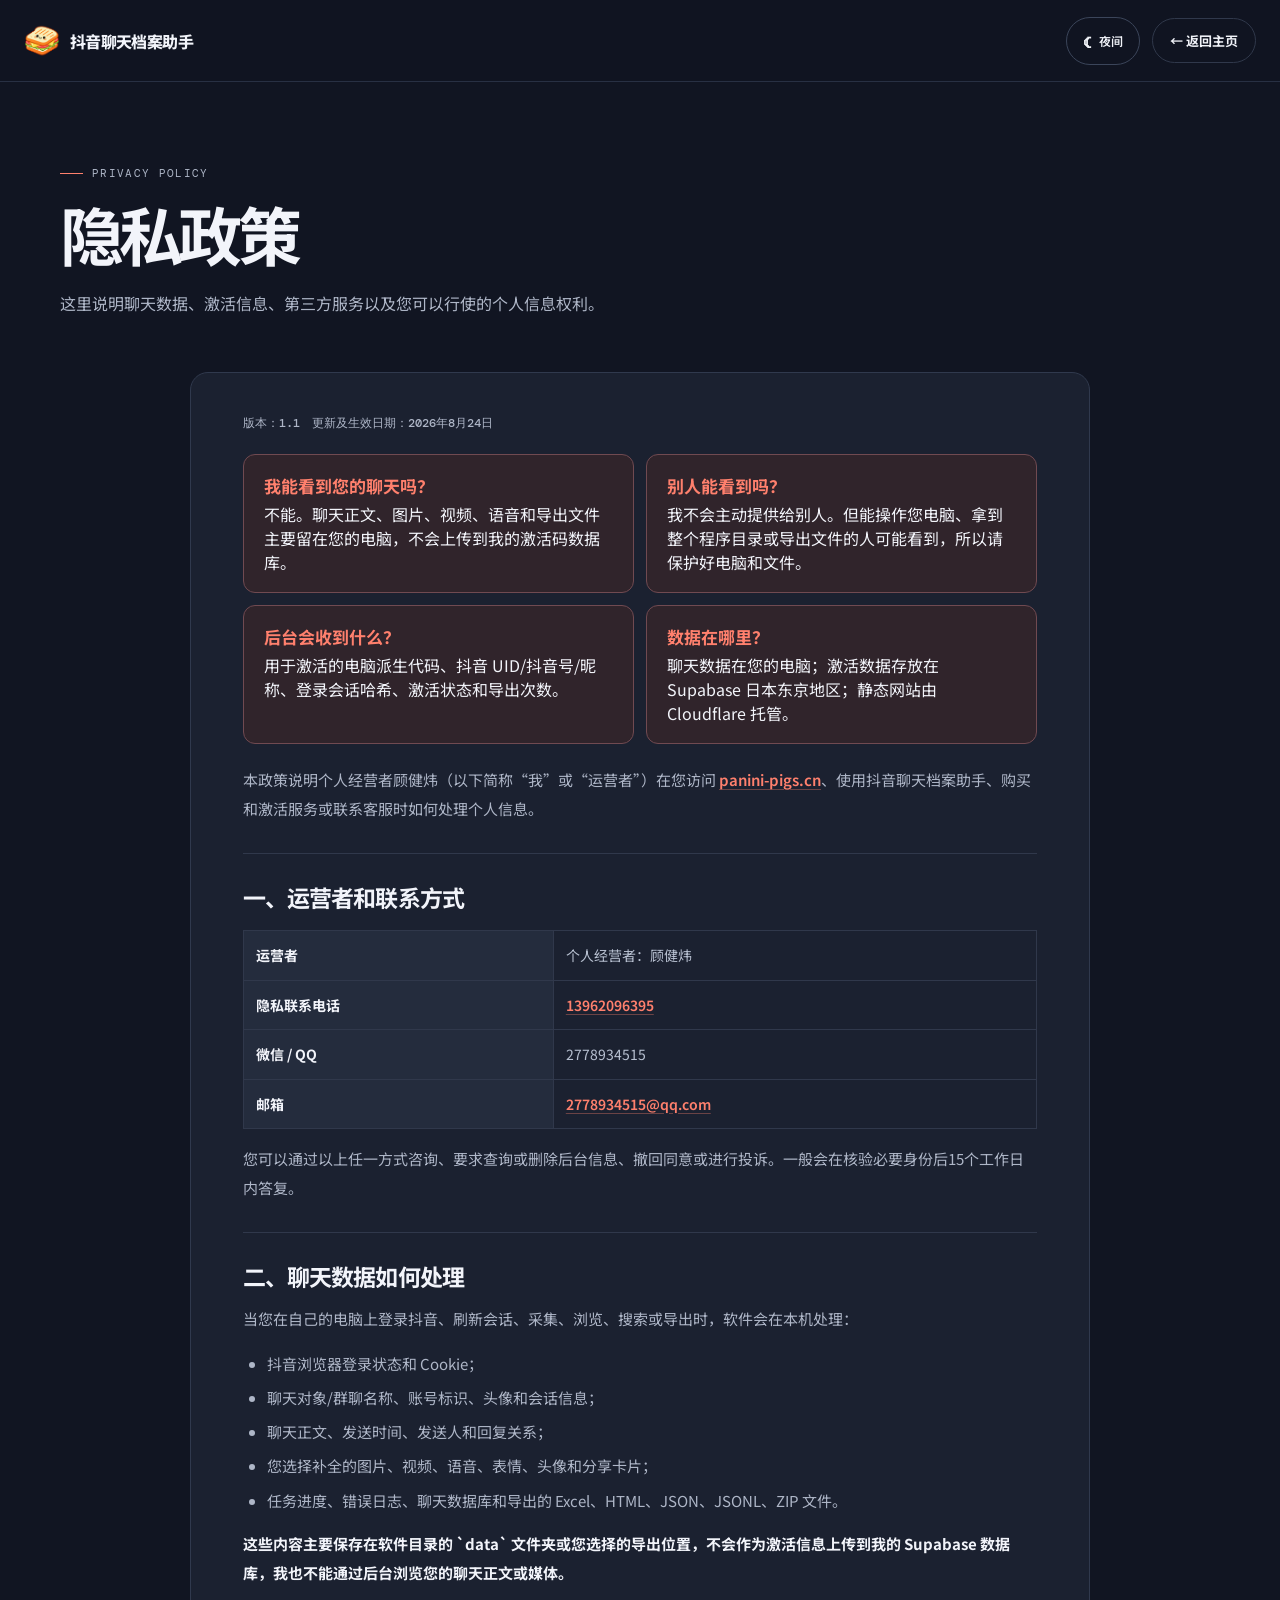
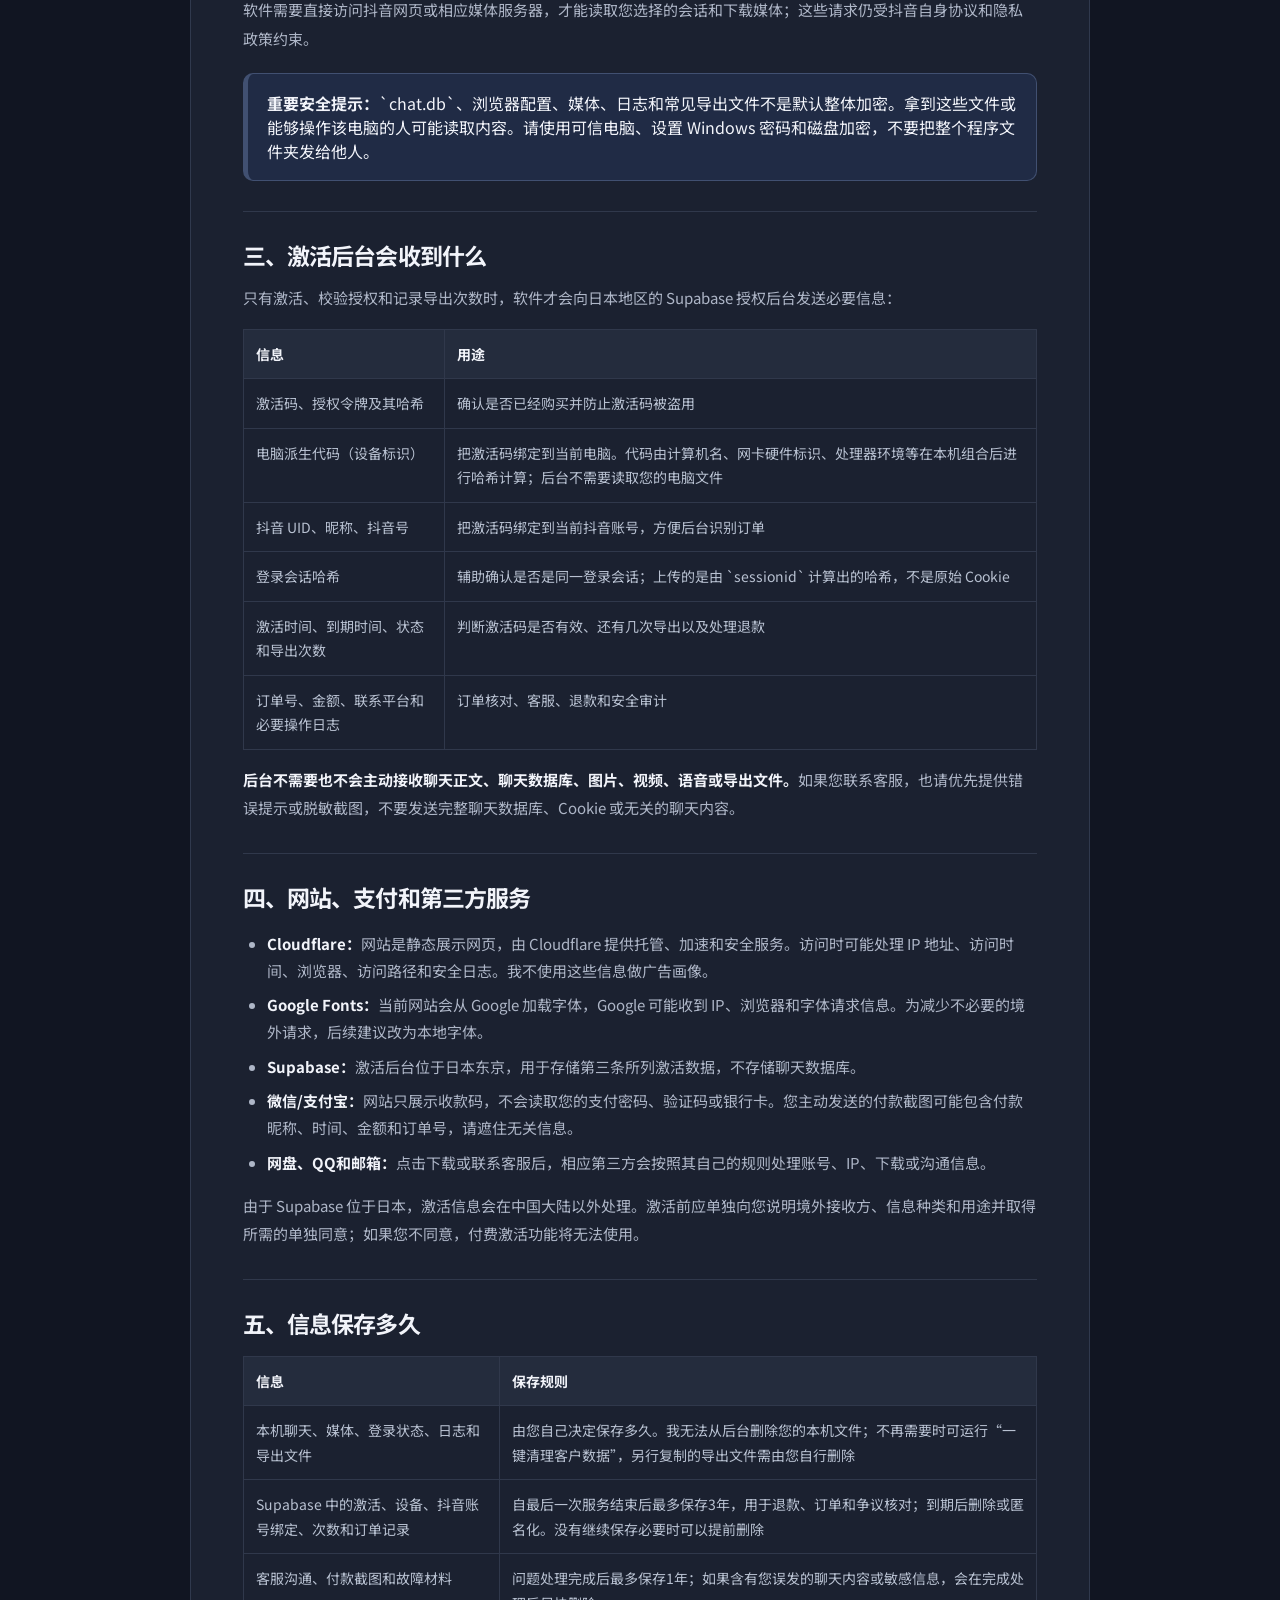
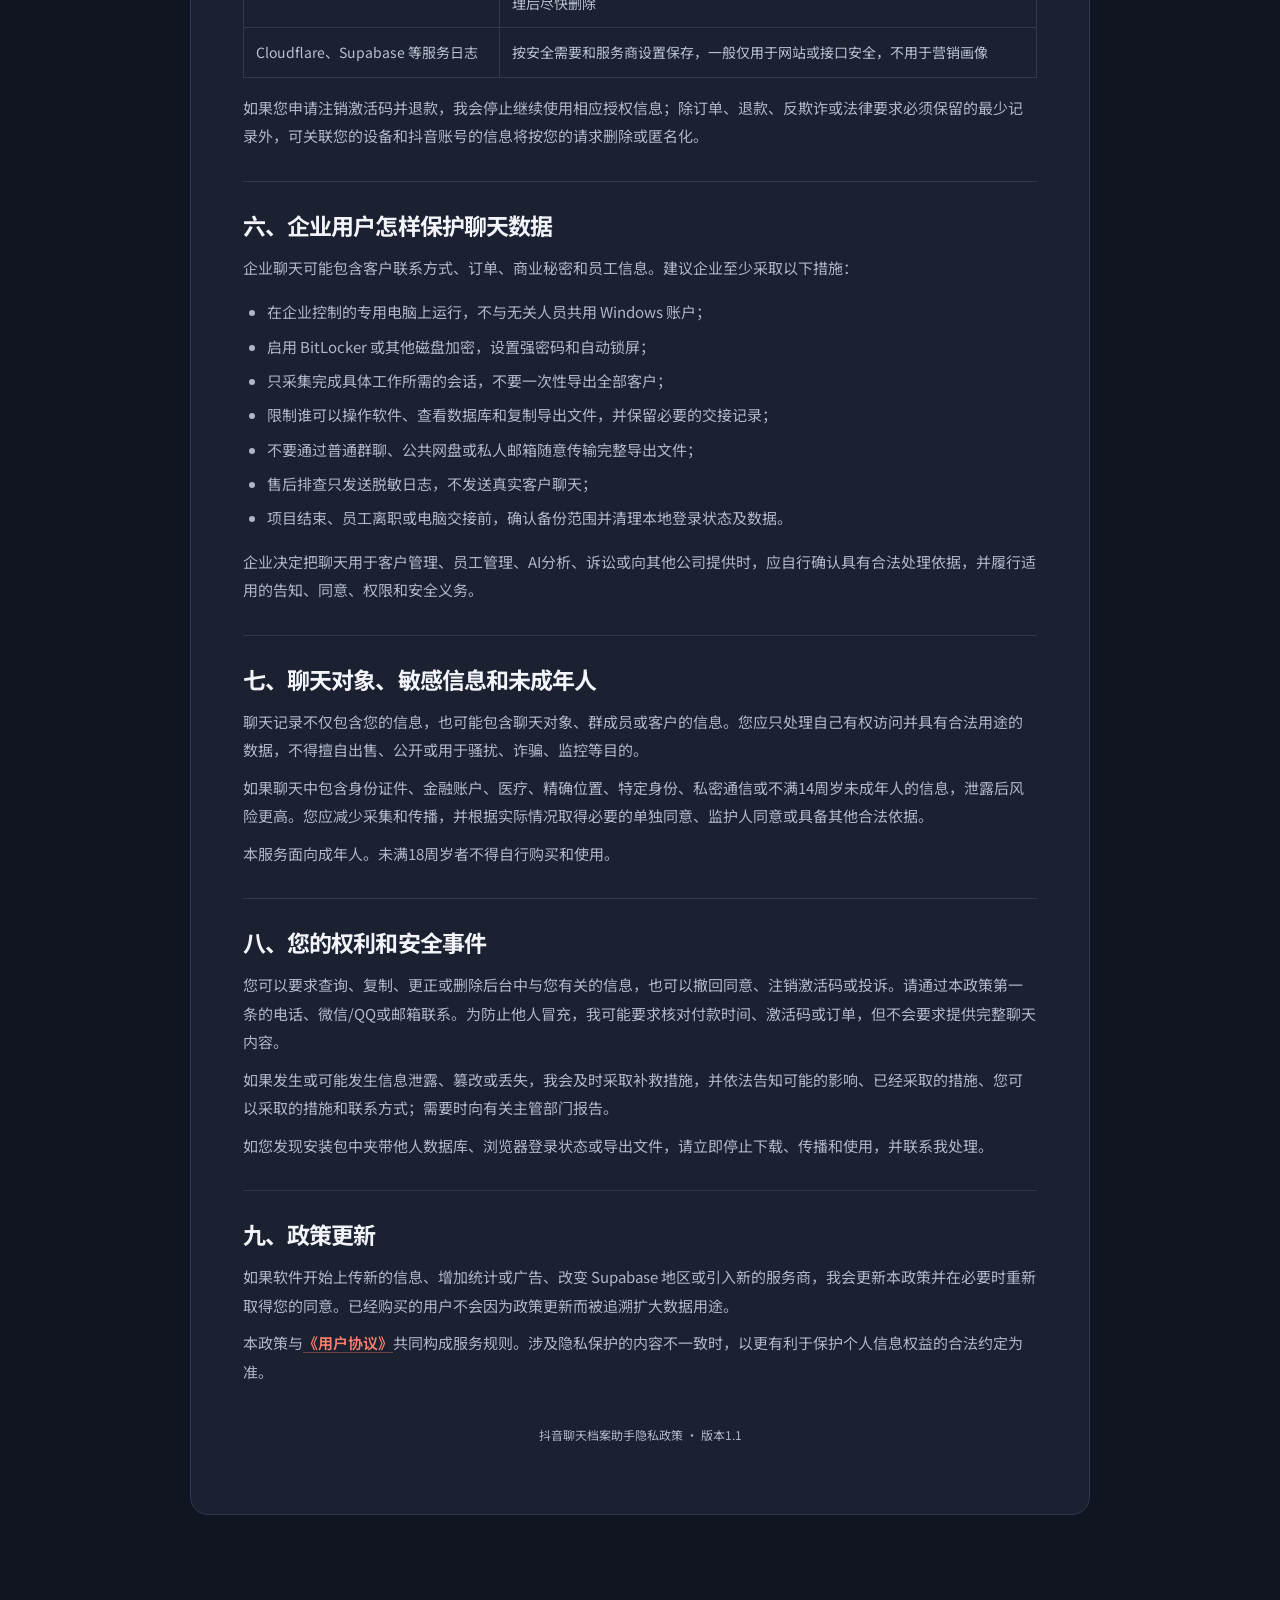
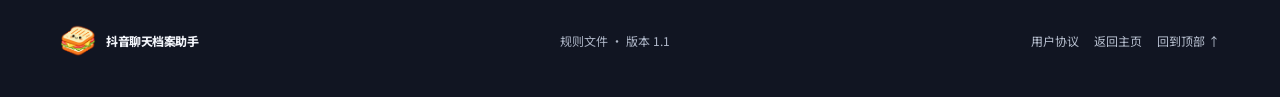
<file: 隐私政策.html>
<!doctype html>
<html lang="zh-CN" data-theme="dark">
<head>
  <meta charset="utf-8" />
  <meta name="viewport" content="width=device-width,initial-scale=1" />
  <meta name="description" content="抖音聊天档案助手隐私政策" />
  <title>隐私政策｜抖音聊天档案助手</title>
  <link rel="icon" type="image/png" href="images/site-icon.png" />
  <link rel="apple-touch-icon" href="images/site-icon.png" />
  <link rel="preconnect" href="https://fonts.googleapis.com" />
  <link rel="preconnect" href="https://fonts.gstatic.com" crossorigin />
  <link href="https://fonts.googleapis.com/css2?family=DM+Mono:wght@400;500&family=Noto+Sans+SC:wght@400;500;600;700;800&display=swap" rel="stylesheet" />
  <link rel="stylesheet" href="style.css" />
  <link rel="stylesheet" href="legal.css" />
</head>
<body class="legal-page" id="top">
  <header class="site-header legal-header">
    <a class="brand" href="./" aria-label="返回主页"><img class="brand-logo" src="images/site-icon.png" alt="" /><span>抖音聊天档案助手</span></a>
    <button class="theme-toggle" type="button" aria-label="切换至白天模式" aria-pressed="true"><span class="theme-icon" aria-hidden="true">☾</span><span class="theme-text">夜间</span></button>
    <a class="legal-home-link" href="./">← 返回主页</a>
  </header>
  <main>
    <section class="legal-hero section-shell reveal">
      <p class="eyebrow"><span></span> PRIVACY POLICY</p>
      <h1>隐私政策</h1>
      <p>这里说明聊天数据、激活信息、第三方服务以及您可以行使的个人信息权利。</p>
    </section>
    <article class="legal-document reveal">
    <p class="meta">版本：1.1　更新及生效日期：2026年8月24日</p>
    <div class="answer">
      <div><b>我能看到您的聊天吗？</b>不能。聊天正文、图片、视频、语音和导出文件主要留在您的电脑，不会上传到我的激活码数据库。</div>
      <div><b>别人能看到吗？</b>我不会主动提供给别人。但能操作您电脑、拿到整个程序目录或导出文件的人可能看到，所以请保护好电脑和文件。</div>
      <div><b>后台会收到什么？</b>用于激活的电脑派生代码、抖音 UID/抖音号/昵称、登录会话哈希、激活状态和导出次数。</div>
      <div><b>数据在哪里？</b>聊天数据在您的电脑；激活数据存放在 Supabase 日本东京地区；静态网站由 Cloudflare 托管。</div>
    </div>

    <p>本政策说明个人经营者顾健炜（以下简称“我”或“运营者”）在您访问 <a href="https://panini-pigs.cn/">panini-pigs.cn</a>、使用抖音聊天档案助手、购买和激活服务或联系客服时如何处理个人信息。</p>

    <section><h2>一、运营者和联系方式</h2>
      <table><tr><th>运营者</th><td>个人经营者：顾健炜</td></tr><tr><th>隐私联系电话</th><td><a href="tel:13962096395">13962096395</a></td></tr><tr><th>微信 / QQ</th><td>2778934515</td></tr><tr><th>邮箱</th><td><a href="mailto:2778934515@qq.com">2778934515@qq.com</a></td></tr></table>
      <p>您可以通过以上任一方式咨询、要求查询或删除后台信息、撤回同意或进行投诉。一般会在核验必要身份后15个工作日内答复。</p>
    </section>

    <section><h2>二、聊天数据如何处理</h2>
      <p>当您在自己的电脑上登录抖音、刷新会话、采集、浏览、搜索或导出时，软件会在本机处理：</p>
      <ul><li>抖音浏览器登录状态和 Cookie；</li><li>聊天对象/群聊名称、账号标识、头像和会话信息；</li><li>聊天正文、发送时间、发送人和回复关系；</li><li>您选择补全的图片、视频、语音、表情、头像和分享卡片；</li><li>任务进度、错误日志、聊天数据库和导出的 Excel、HTML、JSON、JSONL、ZIP 文件。</li></ul>
      <p><b>这些内容主要保存在软件目录的 `data` 文件夹或您选择的导出位置，不会作为激活信息上传到我的 Supabase 数据库，我也不能通过后台浏览您的聊天正文或媒体。</b></p>
      <p>软件需要直接访问抖音网页或相应媒体服务器，才能读取您选择的会话和下载媒体；这些请求仍受抖音自身协议和隐私政策约束。</p>
      <div class="note"><b>重要安全提示：</b>`chat.db`、浏览器配置、媒体、日志和常见导出文件不是默认整体加密。拿到这些文件或能够操作该电脑的人可能读取内容。请使用可信电脑、设置 Windows 密码和磁盘加密，不要把整个程序文件夹发给他人。</div>
    </section>

    <section><h2>三、激活后台会收到什么</h2>
      <p>只有激活、校验授权和记录导出次数时，软件才会向日本地区的 Supabase 授权后台发送必要信息：</p>
      <table><tr><th>信息</th><th>用途</th></tr><tr><td>激活码、授权令牌及其哈希</td><td>确认是否已经购买并防止激活码被盗用</td></tr><tr><td>电脑派生代码（设备标识）</td><td>把激活码绑定到当前电脑。代码由计算机名、网卡硬件标识、处理器环境等在本机组合后进行哈希计算；后台不需要读取您的电脑文件</td></tr><tr><td>抖音 UID、昵称、抖音号</td><td>把激活码绑定到当前抖音账号，方便后台识别订单</td></tr><tr><td>登录会话哈希</td><td>辅助确认是否是同一登录会话；上传的是由 `sessionid` 计算出的哈希，不是原始 Cookie</td></tr><tr><td>激活时间、到期时间、状态和导出次数</td><td>判断激活码是否有效、还有几次导出以及处理退款</td></tr><tr><td>订单号、金额、联系平台和必要操作日志</td><td>订单核对、客服、退款和安全审计</td></tr></table>
      <p><b>后台不需要也不会主动接收聊天正文、聊天数据库、图片、视频、语音或导出文件。</b>如果您联系客服，也请优先提供错误提示或脱敏截图，不要发送完整聊天数据库、Cookie 或无关的聊天内容。</p>
    </section>

    <section><h2>四、网站、支付和第三方服务</h2>
      <ul><li><b>Cloudflare：</b>网站是静态展示网页，由 Cloudflare 提供托管、加速和安全服务。访问时可能处理 IP 地址、访问时间、浏览器、访问路径和安全日志。我不使用这些信息做广告画像。</li><li><b>Google Fonts：</b>当前网站会从 Google 加载字体，Google 可能收到 IP、浏览器和字体请求信息。为减少不必要的境外请求，后续建议改为本地字体。</li><li><b>Supabase：</b>激活后台位于日本东京，用于存储第三条所列激活数据，不存储聊天数据库。</li><li><b>微信/支付宝：</b>网站只展示收款码，不会读取您的支付密码、验证码或银行卡。您主动发送的付款截图可能包含付款昵称、时间、金额和订单号，请遮住无关信息。</li><li><b>网盘、QQ和邮箱：</b>点击下载或联系客服后，相应第三方会按照其自己的规则处理账号、IP、下载或沟通信息。</li></ul>
      <p>由于 Supabase 位于日本，激活信息会在中国大陆以外处理。激活前应单独向您说明境外接收方、信息种类和用途并取得所需的单独同意；如果您不同意，付费激活功能将无法使用。</p>
    </section>

    <section><h2>五、信息保存多久</h2>
      <table><tr><th>信息</th><th>保存规则</th></tr><tr><td>本机聊天、媒体、登录状态、日志和导出文件</td><td>由您自己决定保存多久。我无法从后台删除您的本机文件；不再需要时可运行“一键清理客户数据”，另行复制的导出文件需由您自行删除</td></tr><tr><td>Supabase 中的激活、设备、抖音账号绑定、次数和订单记录</td><td>自最后一次服务结束后最多保存3年，用于退款、订单和争议核对；到期后删除或匿名化。没有继续保存必要时可以提前删除</td></tr><tr><td>客服沟通、付款截图和故障材料</td><td>问题处理完成后最多保存1年；如果含有您误发的聊天内容或敏感信息，会在完成处理后尽快删除</td></tr><tr><td>Cloudflare、Supabase 等服务日志</td><td>按安全需要和服务商设置保存，一般仅用于网站或接口安全，不用于营销画像</td></tr></table>
      <p>如果您申请注销激活码并退款，我会停止继续使用相应授权信息；除订单、退款、反欺诈或法律要求必须保留的最少记录外，可关联您的设备和抖音账号的信息将按您的请求删除或匿名化。</p>
    </section>

    <section><h2>六、企业用户怎样保护聊天数据</h2>
      <p>企业聊天可能包含客户联系方式、订单、商业秘密和员工信息。建议企业至少采取以下措施：</p>
      <ul><li>在企业控制的专用电脑上运行，不与无关人员共用 Windows 账户；</li><li>启用 BitLocker 或其他磁盘加密，设置强密码和自动锁屏；</li><li>只采集完成具体工作所需的会话，不要一次性导出全部客户；</li><li>限制谁可以操作软件、查看数据库和复制导出文件，并保留必要的交接记录；</li><li>不要通过普通群聊、公共网盘或私人邮箱随意传输完整导出文件；</li><li>售后排查只发送脱敏日志，不发送真实客户聊天；</li><li>项目结束、员工离职或电脑交接前，确认备份范围并清理本地登录状态及数据。</li></ul>
      <p>企业决定把聊天用于客户管理、员工管理、AI分析、诉讼或向其他公司提供时，应自行确认具有合法处理依据，并履行适用的告知、同意、权限和安全义务。</p>
    </section>

    <section><h2>七、聊天对象、敏感信息和未成年人</h2>
      <p>聊天记录不仅包含您的信息，也可能包含聊天对象、群成员或客户的信息。您应只处理自己有权访问并具有合法用途的数据，不得擅自出售、公开或用于骚扰、诈骗、监控等目的。</p>
      <p>如果聊天中包含身份证件、金融账户、医疗、精确位置、特定身份、私密通信或不满14周岁未成年人的信息，泄露后风险更高。您应减少采集和传播，并根据实际情况取得必要的单独同意、监护人同意或具备其他合法依据。</p>
      <p>本服务面向成年人。未满18周岁者不得自行购买和使用。</p>
    </section>

    <section><h2>八、您的权利和安全事件</h2>
      <p>您可以要求查询、复制、更正或删除后台中与您有关的信息，也可以撤回同意、注销激活码或投诉。请通过本政策第一条的电话、微信/QQ或邮箱联系。为防止他人冒充，我可能要求核对付款时间、激活码或订单，但不会要求提供完整聊天内容。</p>
      <p>如果发生或可能发生信息泄露、篡改或丢失，我会及时采取补救措施，并依法告知可能的影响、已经采取的措施、您可以采取的措施和联系方式；需要时向有关主管部门报告。</p>
      <p>如您发现安装包中夹带他人数据库、浏览器登录状态或导出文件，请立即停止下载、传播和使用，并联系我处理。</p>
    </section>

    <section><h2>九、政策更新</h2>
      <p>如果软件开始上传新的信息、增加统计或广告、改变 Supabase 地区或引入新的服务商，我会更新本政策并在必要时重新取得您的同意。已经购买的用户不会因为政策更新而被追溯扩大数据用途。</p>
    </section>

    <p>本政策与<a href="用户协议.html">《用户协议》</a>共同构成服务规则。涉及隐私保护的内容不一致时，以更有利于保护个人信息权益的合法约定为准。</p>
    <p class="foot">抖音聊天档案助手隐私政策 · 版本1.1</p>    </article>
  </main>
  <footer class="site-footer section-shell legal-footer">
    <a class="brand" href="./"><img class="brand-logo" src="images/site-icon.png" alt="" /><span>抖音聊天档案助手</span></a>
    <p>规则文件 · 版本 1.1</p>
    <div class="footer-actions"><a href="用户协议.html">用户协议</a><a href="./">返回主页</a><a href="#top">回到顶部 ↑</a></div>
  </footer>
  <script src="script.js"></script>
</body>
</html>
</file>
<file: style.css>
:root { --ink:#1b2030; --muted:#667085; --paper:#f8f7f4; --line:#e4e5e9; --coral:#ff6149; --blue:#2558e8; --navy:#16213c; --lime:#d8f776; }
* { box-sizing:border-box; }
html { scroll-behavior:smooth; }
body { margin:0; padding-top:82px; background:var(--paper); color:var(--ink); font-family:"Noto Sans SC",sans-serif; }
a { color:inherit; text-decoration:none; }
.section-shell { width:min(1160px, calc(100% - 48px)); margin:0 auto; }
.site-header { position:fixed; z-index:100; inset:0 0 auto; height:82px; width:100%; padding:0 max(24px, calc((100vw - 1240px)/2)); display:flex; align-items:center; justify-content:space-between; background:#f8f7f4e8; border-bottom:1px solid #e4e5e999; backdrop-filter:blur(15px); }
.brand { display:inline-flex; gap:10px; align-items:center; font-weight:800; letter-spacing:-.04em; }
.brand-mark { background:var(--coral); width:29px; height:29px; display:grid; place-items:center; border-radius:50% 50% 50% 7px; color:#fff; font-family:"DM Mono",monospace; font-size:14px; }
.brand-logo { width:36px; height:36px; object-fit:contain; }
.theme-toggle { margin-left:auto; margin-right:18px; display:inline-flex; align-items:center; gap:7px; padding:8px 11px; border:1px solid var(--line); border-radius:999px; background:transparent; color:var(--ink); font:600 12px "Noto Sans SC",sans-serif; cursor:pointer; transition:background .2s,color .2s,border-color .2s; }.theme-toggle:hover { background:#ffffff14; }.theme-icon { font-size:17px; line-height:1; }
.site-nav { display:flex; align-items:center; gap:30px; font-size:14px; font-weight:600; }
.site-nav a:not(.nav-download) { color:#535969; }
.nav-download { background:var(--ink); color:#fff; border-radius:999px; padding:11px 17px; }
.menu-button { display:none; border:0; background:transparent; width:40px; padding:8px; }
.menu-button span { display:block; height:2px; background:var(--ink); margin:5px 0; }
.hero { display:grid; grid-template-columns:1fr .96fr; gap:64px; align-items:center; padding:88px 0 105px; min-height:650px; }
.eyebrow { display:flex; gap:9px; align-items:center; margin:0 0 20px; color:#73798b; font-family:"DM Mono",monospace; font-size:11px; letter-spacing:.12em; }
.eyebrow span { display:block; width:23px; height:1px; background:var(--coral); }
h1,h2,h3,p { margin-top:0; }
h1 { font-size:clamp(43px,5vw,70px); letter-spacing:-.075em; line-height:1.12; margin-bottom:26px; }
h1 em { color:var(--coral); font-style:normal; }
.hero-text { color:var(--muted); max-width:450px; font-size:16px; line-height:1.9; }
.hero-actions { display:flex; gap:13px; margin-top:30px; }
.button { display:inline-flex; align-items:center; gap:18px; padding:14px 18px; border-radius:7px; font-size:14px; font-weight:700; transition:transform .2s, box-shadow .2s; }
.button:hover { transform:translateY(-2px); }
.button-primary { color:#fff; background:var(--coral); box-shadow:0 10px 20px #ff614944; }
.button-quiet { border:1px solid var(--line); color:var(--ink); }
.notice { margin:20px 0 0; color:#8b91a0; font-size:12px; }
.hero-art { height:422px; position:relative; overflow:visible; }
.art-grid { position:absolute; inset:18px 0 0 22px; border-radius:22px; background:linear-gradient(90deg, transparent 49%,#d9deed 50%,transparent 51%) 0 0/40px 40px,linear-gradient(0deg, transparent 49%,#d9deed 50%,transparent 51%) 0 0/40px 40px,#edf0fa; transform:rotate(-3deg); }
.dashboard-preview { position:absolute; right:20px; top:56px; width:78%; height:278px; border:8px solid white; border-radius:15px; background:#f7f8fd; display:flex; overflow:hidden; box-shadow:0 24px 55px #243b7a3a; transform:rotate(3deg); }
.preview-sidebar { width:54px; background:#212a43; padding:27px 17px; display:flex; gap:19px; flex-direction:column; }
.preview-sidebar span { display:block; width:18px; height:18px; background:#65708b; border-radius:5px; }.preview-sidebar span:first-child { background:var(--coral); }
.preview-main { padding:24px 22px; flex:1; }.preview-head { display:flex; justify-content:space-between; border-bottom:1px solid #e4e8f3; padding-bottom:17px; font-size:12px; }.preview-head span { color:#9298a8; font-size:10px; }
.message-row { width:max-content; max-width:80%; margin:14px 0; padding:9px 11px; font-size:10px; border-radius:8px; background:#fff; box-shadow:0 2px 8px #25335b0c; }.message-row.outgoing { margin-left:auto; background:#dcf5aa; }.message-row.short { color:#8a909f; }
.chat-card { position:absolute; z-index:3; display:flex; align-items:center; gap:9px; padding:11px 12px; background:#fff; border-radius:11px; box-shadow:0 14px 28px #1f2e5f23; font-size:10px; }.chat-card b { display:block; font-size:11px; }.chat-card small { display:block; margin-top:2px; color:#8d93a1; }.chat-card i { font-style:normal; margin-left:7px; color:var(--coral); }.avatar { width:28px; height:28px; border-radius:50%; }.avatar-pink { background:linear-gradient(135deg,#f4b0b9,#e36077); }.avatar-blue { background:linear-gradient(135deg,#a5e0f2,#4c7cd7); }.card-one { top:20px; right:0; }.card-two { bottom:25px; left:15px; }
.trust-strip { background:var(--navy); color:#fff; min-height:130px; display:grid; grid-template-columns:repeat(4,1fr); gap:25px; align-items:center; padding:26px max(24px, calc((100vw - 1160px)/2)); }.trust-strip div { border-left:1px solid #ffffff2e; padding-left:19px; }.trust-strip b,.trust-strip span { display:block; }.trust-strip b { font-size:22px; letter-spacing:-.05em; }.trust-strip span { color:#bac2d4; margin-top:6px; font-size:12px; }
.feature-section { display:grid; grid-template-columns:.76fr 1.24fr; gap:70px; padding:130px 0; }.section-heading h2,.workflow-intro h2,.download-wrap h2 { font-size:clamp(34px,4vw,53px); letter-spacing:-.07em; line-height:1.15; margin-bottom:21px; }.section-heading>p:last-child { color:var(--muted); font-size:15px; line-height:1.8; max-width:280px; }.feature-grid { display:grid; grid-template-columns:1fr 1fr; gap:14px; }.feature-card { min-height:255px; padding:25px; background:#fff; border:1px solid #eaebef; border-radius:13px; position:relative; overflow:hidden; }.feature-card h3 { font-size:19px; letter-spacing:-.05em; margin:35px 0 10px; }.feature-card p:not(.feature-number) { color:var(--muted); font-size:13px; line-height:1.75; }.feature-large { background:#fff1ec; }.feature-wide { grid-column:span 2; min-height:180px; display:flex; justify-content:space-between; align-items:center; background:#edf2ff; }.feature-wide h3 { margin:16px 0 8px; }.feature-number { font:11px "DM Mono",monospace; color:#9298a5; letter-spacing:.1em; }.feature-icon { width:42px; height:42px; display:grid; place-items:center; border-radius:10px; font-size:23px; }.icon-message { background:#ffd0c6; color:#d44633; }.icon-media { background:#dff6cb; color:#568a3e; }.icon-search { background:#d6e2ff; color:#2857c2; }.mini-bars { display:flex; align-items:end; gap:5px; position:absolute; right:25px; bottom:0; height:76px; }.mini-bars span { width:10px; background:var(--coral); border-radius:4px 4px 0 0; opacity:.7; }.mini-bars span:nth-child(1){height:26px}.mini-bars span:nth-child(2){height:44px}.mini-bars span:nth-child(3){height:34px}.mini-bars span:nth-child(4){height:65px}.mini-bars span:nth-child(5){height:52px}.export-tags { display:flex; flex-wrap:wrap; max-width:210px; gap:8px; }.export-tags span { background:#fff; border:1px solid #dce4ff; color:#4264aa; font:11px "DM Mono",monospace; padding:9px 10px; border-radius:6px; }
.workflow-section { background:#e6f0dc; padding:105px 0; }.workflow-section>.section-shell { display:grid; grid-template-columns:.8fr 1.2fr; gap:80px; }.steps { list-style:none; padding:0; margin:0; }.steps li { display:grid; grid-template-columns:65px 1fr; padding:22px 0; border-top:1px solid #b9ccb0; }.steps li:last-child { border-bottom:1px solid #b9ccb0; }.steps span { font:14px "DM Mono",monospace; color:#637663; }.steps h3 { font-size:18px; margin:0 0 6px; letter-spacing:-.04em; }.steps p { color:#58705c; font-size:13px; margin:0; }
.screen-section { padding:125px 0; }.section-heading.compact { display:flex; align-items:baseline; justify-content:space-between; }.screen-grid { display:grid; grid-template-columns:1fr 1fr; gap:22px; }.screen-card { margin:24px 0 0; border:1px solid var(--line); border-radius:13px; overflow:hidden; background:#fff; }.screen-card img { display:block; width:100%; aspect-ratio:1.68; object-fit:cover; object-position:top; }.screen-card figcaption { padding:17px 18px; display:flex; justify-content:space-between; align-items:baseline; }.screen-card figcaption span { font-weight:700; }.screen-card figcaption small { font-size:12px; color:#818796; }
.download-section { background:var(--coral); color:#fff; padding:78px 0; }.download-wrap { display:grid; grid-template-columns:.8fr 1.2fr; align-items:start; gap:60px; }.light { color:#ffe7df; }.light span { background:#fff; }.download-wrap h2 { margin-bottom:13px; }.download-intro>p:last-child { color:#ffe7df; font-size:14px; line-height:1.8; margin:0; }.version-list { display:grid; gap:13px; }.version-card { border-radius:13px; background:#fff; color:var(--ink); padding:20px; box-shadow:0 13px 25px #8f251a2d; }.version-heading { display:flex; gap:14px; align-items:flex-start; }.version-card h3 { margin:3px 0 4px; font-size:19px; letter-spacing:-.05em; }.version-card p { margin:0; color:#747c8a; font-size:12px; }.version-badge { display:inline-block; flex:none; border-radius:999px; padding:5px 8px; background:#fff0d2; color:#b26500; font:10px "DM Mono",monospace; letter-spacing:.05em; }.download-links { display:grid; grid-template-columns:repeat(3,1fr); gap:8px; margin-top:18px; }.version-current .download-links { grid-template-columns:repeat(2,1fr); }.download-links a { display:grid; grid-template-columns:32px 1fr 12px; align-items:center; gap:7px; min-width:0; padding:10px 8px; border:1px solid #e7e8ed; border-radius:8px; transition:border-color .2s,transform .2s; }.download-links a:hover { border-color:#ff907d; transform:translateY(-2px); }.download-links img,.drive-icon { width:31px; height:31px; border-radius:7px; object-fit:cover; object-position:left; }.drive-icon { display:grid; place-items:center; color:#fff; font:700 11px "DM Mono",monospace; }.lanzou-icon { background:#246ee9; }.pan123-icon { background:#2c9ceb; font-size:10px; }.download-links b,.download-links small { display:block; white-space:nowrap; overflow:hidden; text-overflow:ellipsis; }.download-links b { font-size:12px; }.download-links small { color:#858c99; font-size:10px; margin-top:2px; }.download-links i { font-style:normal; color:#8b91a0; font-size:12px; }.version-archive { background:#fff6f3; border:1px dashed #ffb6a8; box-shadow:none; }.archive-badge { background:#ffe5df; color:#b05341; }
.site-footer { min-height:112px; display:flex; align-items:center; justify-content:space-between; gap:20px; color:#777e8d; font-size:12px; }.site-footer>.brand { color:var(--ink); }.site-footer>a:last-child { color:#53596a; }
.footer-contact { text-align:center; }.footer-contact p { margin:0 0 7px; }.footer-contact address { font-style:normal; color:#838a99; }.footer-contact address b { color:var(--ink); }.footer-contact address a { color:var(--coral); }
.reveal { opacity:0; transform:translateY(18px); transition:opacity .6s ease,transform .6s ease; }.reveal.visible { opacity:1; transform:none; }

/* Four equally weighted cards keep the capability section as a clean 2 × 2 grid. */
.feature-wide { grid-column:auto; min-height:255px; flex-direction:column; justify-content:space-between; align-items:flex-start; }

/* Contrast-safe pricing and responsive navigation. */
.price-card.featured { background:#fff8f5; border-color:#f2b6aa; }.price-card.featured .price-label { color:#a64c3e; }.price-card.featured strong { color:#b73f2f; }.price-card.featured p { color:#855d57; }
html[data-theme="dark"] .price-card.featured { background:#30242b; border-color:#75505a; }.price-card.featured,html[data-theme="dark"] .price-card.featured { box-shadow:none; }
html[data-theme="dark"] .price-card.featured .price-label { color:#f0b7ad; } html[data-theme="dark"] .price-card.featured strong { color:#ff8d79; } html[data-theme="dark"] .price-card.featured p { color:#d9bbb6; }
.site-header .brand { flex:0 0 auto; min-width:0; }.site-nav { flex:0 1 auto; white-space:nowrap; }.site-nav a { position:relative; transition:color .2s,background .2s; }.site-nav a:not(.nav-download).active { color:var(--coral); }.site-nav a:not(.nav-download)::after { content:""; position:absolute; left:50%; bottom:-10px; width:4px; height:4px; border-radius:50%; background:var(--coral); transform:translateX(-50%) scale(0); transition:transform .2s; }.site-nav a:not(.nav-download).active::after { transform:translateX(-50%) scale(1); }.site-nav .nav-download.active { background:var(--coral); color:#fff; box-shadow:0 7px 15px #ff61494a; }
html[data-theme="dark"] .site-nav a:not(.nav-download).active { color:#ff9988; } html[data-theme="dark"] .site-nav .nav-download.active { background:var(--coral); color:#fff; }
@media (min-width:801px) and (max-width:1150px) { .site-header { padding:0 20px; }.site-header .brand>span:last-child { display:none; }.theme-toggle { margin-right:11px; }.site-nav { gap:16px; font-size:13px; }.nav-download { padding:10px 14px; } }

/* Purchase layout and theme refinements. */
.site-nav { gap:24px; }.pricing-panel { display:grid; gap:14px; }.pricing-panel>.go-pay { margin-top:0; max-width:100%; background:var(--coral); box-shadow:0 10px 22px #ff614940; text-align:center; }.price-card { min-height:210px; }.download-links a { background:#fff; }.payment-grid figcaption { color:#1b2030; }
html[data-theme="dark"] .site-nav { background:#171d2b; border-color:#344057; box-shadow:0 18px 40px #05081166; }
html[data-theme="dark"] .download-links a { background:#232b3d; border-color:#3a465f; color:#f2f4fa; }
html[data-theme="dark"] .download-links small { color:#abb4c5; }
html[data-theme="dark"] .export-tags span { background:#202a42; border-color:#415071; color:#c7d7ff; }
html[data-theme="dark"] .screen-card figcaption { background:#1b2130; }
html[data-theme="dark"] .site-footer>.brand,html[data-theme="dark"] .footer-contact address b { color:#f2f4fa; }
html[data-theme="dark"] .payment-grid figcaption { color:#1b2030; }
html[data-theme="dark"] .payment-note { color:#aeb6c7; }

.pricing-section { display:grid; grid-template-columns:.78fr 1.22fr; gap:68px; padding:118px 0; align-items:center; }
.pricing-intro h2 { margin:0 0 18px; font-size:clamp(34px,4vw,53px); letter-spacing:-.07em; line-height:1.15; }.pricing-intro>p:last-child { max-width:340px; color:var(--muted); font-size:14px; line-height:1.85; }
.pricing-cards { display:grid; grid-template-columns:1fr 1fr; gap:14px; }.price-card { min-height:250px; padding:27px; display:flex; flex-direction:column; align-items:flex-start; border:1px solid var(--line); border-radius:14px; background:#fff; }.price-card.featured { border-color:#ffad9e; background:#fff1ec; }.price-label { color:#747b8c; font-size:13px; }.price-card strong { margin:18px 0 7px; color:var(--ink); font:700 46px "DM Mono",monospace; letter-spacing:-.08em; }.price-card p { margin:0; color:var(--muted); font-size:12px; }.go-pay { margin-top:auto; width:100%; border:0; border-radius:8px; padding:12px; background:var(--ink); color:#fff; font:700 14px "Noto Sans SC",sans-serif; cursor:pointer; transition:transform .2s,opacity .2s; }.featured .go-pay { background:var(--coral); }.go-pay:hover { transform:translateY(-2px); opacity:.92; }

.purchase-dialog { width:min(760px, calc(100% - 32px)); padding:28px; border:1px solid #e4e5e9; border-radius:18px; background:#f8f7f4; color:var(--ink); box-shadow:0 28px 100px #070b17a6; }.purchase-dialog::backdrop { background:#070b17b8; backdrop-filter:blur(5px); }.purchase-dialog-header { display:flex; justify-content:space-between; align-items:flex-start; }.purchase-dialog h2 { margin:0; font-size:30px; letter-spacing:-.06em; }.purchase-dialog .eyebrow { margin-bottom:8px; }.checkout-summary { display:flex; align-items:center; justify-content:space-between; margin:20px 0 12px; padding:15px 17px; border-radius:10px; background:#fff0eb; }.checkout-plan { color:#ba5a49; font-size:13px; font-weight:700; }.checkout-price { color:var(--coral); font:700 25px "DM Mono",monospace; }.purchase-description { margin:0 0 21px; color:var(--muted); font-size:13px; line-height:1.75; }.payment-steps { display:grid; gap:8px; margin:20px 0 12px; padding:0; list-style:none; counter-reset:payment; color:var(--muted); font-size:12px; line-height:1.7; }.payment-steps li { counter-increment:payment; }.payment-steps li::before { content:counter(payment); display:inline-grid; place-items:center; width:18px; height:18px; margin-right:7px; border-radius:50%; background:#fed8d0; color:#bd5a47; font:10px "DM Mono",monospace; }.payment-note { margin:0; color:#949ba8; font-size:11px; }

html[data-theme="dark"] .price-card { background:#1b2130; border-color:#30394d; }.price-card.featured,html[data-theme="dark"] .price-card.featured { background:#322229; border-color:#754450; }.price-card.featured .go-pay { background:var(--coral); } html[data-theme="dark"] .purchase-dialog { background:#1b2130; border-color:#30394d; } html[data-theme="dark"] .checkout-summary { background:#39252a; } html[data-theme="dark"] .payment-steps li::before { background:#59323a; color:#ffc0b4; }

@media (max-width:800px) { .pricing-section { grid-template-columns:1fr; gap:32px; padding:78px 0; }.pricing-cards { grid-template-columns:1fr; }.price-card { min-height:205px; }.purchase-dialog { padding:20px; } }

/* Final palette overrides must follow the legacy pricing rules above. */
.price-card.featured { background:#fff8f5; border-color:#f2b6aa; }.price-card.featured .price-label { color:#a64c3e; }.price-card.featured strong { color:#b73f2f; }.price-card.featured p { color:#855d57; }
html[data-theme="dark"] .price-card.featured { background:#30242b; border-color:#75505a; }.price-card.featured,html[data-theme="dark"] .price-card.featured { box-shadow:none; } html[data-theme="dark"] .price-card.featured .price-label { color:#f0b7ad; } html[data-theme="dark"] .price-card.featured strong { color:#ff8d79; } html[data-theme="dark"] .price-card.featured p { color:#d9bbb6; }

/* Desktop header: the control and navigation are two matching rounded capsules. */
@media (min-width:801px) {
  .site-header { display:grid; grid-template-columns:auto auto minmax(0, 1fr); gap:12px; }
  .site-header .brand { min-width:36px; }
  .theme-toggle { margin:0; flex:0 0 auto; min-height:48px; padding:0 16px; border-radius:999px; }
  .site-nav { margin-left:auto; padding:6px 10px; gap:22px; border:1px solid var(--line); border-radius:999px; background:#ffffff; box-shadow:0 8px 24px #1720330d; }
  html[data-theme="dark"] .site-nav { background:#171d2b; border-color:#303b52; box-shadow:none; }
}
@media (min-width:801px) and (max-width:1150px) {
  .site-header { gap:10px; }
  .site-nav { gap:13px; padding:6px 8px; }
  .theme-toggle { padding:0 13px; }
}

.footer-actions { display:flex; align-items:center; gap:15px; }
.support-button { border:1px solid #ffb7a9; background:#fff3ef; color:#d55441; border-radius:999px; padding:8px 11px; font:600 12px "Noto Sans SC",sans-serif; cursor:pointer; }
.support-button:hover { background:#ffe2db; }
.support-dialog { width:min(760px, calc(100% - 32px)); padding:28px; border:1px solid #e4e5e9; border-radius:18px; background:#f8f7f4; color:var(--ink); box-shadow:0 28px 100px #070b17a6; }
.support-dialog::backdrop { background:#070b17b8; backdrop-filter:blur(5px); }
.support-dialog-header { display:flex; justify-content:space-between; align-items:flex-start; }
.support-dialog h2 { margin:0; font-size:30px; letter-spacing:-.06em; }
.support-dialog .eyebrow { margin-bottom:8px; }
.dialog-close { border:0; width:36px; height:36px; border-radius:50%; background:#e9e9ec; color:#313747; font-size:25px; line-height:1; cursor:pointer; }
.support-description { margin:13px 0 22px; color:var(--muted); font-size:13px; }
.payment-grid { display:grid; grid-template-columns:1fr 1fr; gap:16px; }
.payment-grid figure { margin:0; overflow:hidden; border:1px solid var(--line); border-radius:12px; background:#fff; }
.payment-grid img { width:100%; display:block; aspect-ratio:.75; object-fit:cover; object-position:top; }
.payment-grid figcaption { padding:12px 14px; }
.payment-grid b,.payment-grid span { display:block; }.payment-grid b { font-size:14px; }.payment-grid span { margin-top:3px; font-size:11px; color:#7c8492; }
html[data-theme="dark"] .support-button { background:#39252a; border-color:#754450; color:#ffb9ad; }
html[data-theme="dark"] .support-dialog { background:#1b2130; border-color:#30394d; }
html[data-theme="dark"] .dialog-close { background:#30394d; color:#f2f4fa; }
html[data-theme="dark"] .payment-grid figure { background:#fff; }

@media (max-width:800px) {
  .footer-actions { width:100%; justify-content:space-between; }
  .support-dialog { padding:20px; }
  .payment-grid { grid-template-columns:1fr; }
}

@media (min-width:801px) {
  html[data-theme="light"] .site-nav .nav-download.active {
    background:#fff0eb;
    color:#bc4d3b;
    box-shadow:inset 0 0 0 1px #ffc2b6;
  }
}

html[data-theme="dark"] { --ink:#f2f4fa; --muted:#aeb6c7; --paper:#111522; --line:#30384b; --navy:#090d17; }
html[data-theme="dark"] .site-header { background:#111522e8; border-color:#283043; }
html[data-theme="dark"] .site-nav a:not(.nav-download),html[data-theme="dark"] .site-footer,html[data-theme="dark"] .site-footer>a:last-child { color:#b9c1d1; }
html[data-theme="dark"] .nav-download { background:#f2f4fa; color:#171b27; }
html[data-theme="dark"] .menu-button span { background:#f2f4fa; }
html[data-theme="dark"] .theme-toggle { color:#f2f4fa; border-color:#3b455a; }
html[data-theme="dark"] .art-grid { background:linear-gradient(90deg, transparent 49%,#475069 50%,transparent 51%) 0 0/40px 40px,linear-gradient(0deg, transparent 49%,#475069 50%,transparent 51%) 0 0/40px 40px,#242c42; }
html[data-theme="dark"] .feature-card,html[data-theme="dark"] .screen-card,html[data-theme="dark"] .version-card { background:#1b2130; border-color:#30394d; }
html[data-theme="dark"] .feature-large { background:#322229; } html[data-theme="dark"] .feature-wide { background:#202b45; }
html[data-theme="dark"] .feature-card p:not(.feature-number),html[data-theme="dark"] .section-heading>p:last-child,html[data-theme="dark"] .screen-card figcaption small { color:#aeb6c7; }
html[data-theme="dark"] .workflow-section { background:#1f332d; } html[data-theme="dark"] .steps li { border-color:#466358; } html[data-theme="dark"] .steps p { color:#adc9ba; } html[data-theme="dark"] .steps span { color:#a9c2ad; }
html[data-theme="dark"] .button-quiet { border-color:#3a4356; } html[data-theme="dark"] .preview-main { background:#e9edf7; color:#1b2030; }
html[data-theme="dark"] .version-archive { background:#2b2229; border-color:#704a51; } html[data-theme="dark"] .archive-note { color:#dfa99d; } html[data-theme="dark"] .footer-contact address { color:#aeb6c7; }
@media (max-width:800px) { body { padding-top:70px; }.section-shell { width:min(100% - 36px, 580px); }.site-header { height:70px; padding:0 18px; }.site-nav { display:none; position:absolute; z-index:10; left:18px; right:18px; top:62px; padding:18px; background:#fff; border:1px solid var(--line); border-radius:10px; flex-direction:column; align-items:stretch; gap:14px; box-shadow:0 18px 40px #15192917; }.site-nav.open { display:flex; }.menu-button { display:block; }.hero { grid-template-columns:1fr; padding:58px 0 65px; gap:38px; min-height:0; }.hero-art { height:315px; }.dashboard-preview { height:215px; right:8px; }.card-one { right:0; }.trust-strip { grid-template-columns:1fr 1fr; padding:28px 24px; gap:26px 12px; }.feature-section,.workflow-section>.section-shell { grid-template-columns:1fr; gap:42px; padding:78px 0; }.feature-grid,.screen-grid { grid-template-columns:1fr; }.feature-wide { grid-column:span 1; }.feature-wide { flex-direction:column; align-items:flex-start; }.workflow-section { padding:0; }.screen-section { padding:78px 0; }.section-heading.compact { display:block; }.download-wrap { grid-template-columns:1fr; gap:30px; }.download-links,.version-current .download-links { grid-template-columns:1fr; }.download-links a { grid-template-columns:34px 1fr 16px; }.site-footer { padding:28px 0; flex-direction:column; align-items:flex-start; }.footer-contact { text-align:left; }.site-footer p { margin:0; line-height:1.7; } }
@media (max-width:430px) { h1 { font-size:42px; }.hero-actions { flex-direction:column; align-items:flex-start; }.feature-card { min-height:230px; }.export-tags { margin-top:12px; }.quark-link { padding:13px; } }

/* Single sliding capsule marks the active navigation item without changing text color. */
@media (min-width:801px) {
  .site-nav { position:relative; isolation:isolate; padding:7px 22px; gap:16px; overflow:hidden; }
  .site-nav a { z-index:1; padding:10px 11px; border-radius:999px; color:#535969; }
  .site-nav a:not(.nav-download), .site-nav a.nav-download { background:transparent; box-shadow:none; }
  .site-nav a:not(.nav-download).active, .site-nav .nav-download.active { color:#1b2030; background:transparent; box-shadow:none; }
  .site-nav a:not(.nav-download)::after { display:none; }
  .nav-indicator { position:absolute; z-index:0; top:7px; bottom:7px; left:0; border-radius:999px; background:#e8ebf1; opacity:0; pointer-events:none; transition:transform .28s ease,width .28s ease,opacity .16s ease; }
  .nav-indicator.ready { opacity:1; }
  html[data-theme="dark"] .site-nav a, html[data-theme="dark"] .site-nav a:not(.nav-download).active, html[data-theme="dark"] .site-nav .nav-download.active { color:#c6cedd; }
  html[data-theme="dark"] .nav-indicator { background:#303a50; }
}
@media (min-width:801px) and (max-width:1150px) {
  .site-nav { padding-left:22px; padding-right:22px; gap:9px; }
  .site-nav a { padding-left:9px; padding-right:9px; }
}

@media (min-width:801px) { .site-nav a { min-height:44px; display:inline-flex; align-items:center; justify-content:center; } }

@media (max-width:800px) {
  .site-nav { left:auto; right:16px; width:140px; max-width:calc(100vw - 32px); min-width:0; padding:16px; }
  .site-nav .nav-indicator { display:none; }
  .site-nav a, .site-nav .nav-download { position:relative; padding:12px 14px; border:0; border-radius:0; background:transparent; color:var(--ink); box-shadow:none; }
  .site-nav a.active, .site-nav .nav-download.active { background:transparent; color:var(--coral); box-shadow:none; }
  .site-nav a.active::after, .site-nav .nav-download.active::after { content:""; position:absolute; left:3px; top:50%; width:6px; height:6px; border-radius:50%; background:var(--coral); transform:translateY(-50%); }
  html[data-theme="dark"] .site-nav a, html[data-theme="dark"] .site-nav .nav-download { background:transparent; color:#c6cedd; }
  html[data-theme="dark"] .site-nav a.active, html[data-theme="dark"] .site-nav .nav-download.active { background:transparent; color:#ff9988; }
}

@media (max-width:800px) {
  .site-nav { display:flex; opacity:0; visibility:hidden; pointer-events:none; transform:translateY(-10px) scale(.9); transform-origin:top right; transition:opacity .2s ease, transform .26s cubic-bezier(.2,.8,.2,1), visibility 0s linear .26s; }
  .site-nav.open { display:flex; opacity:1; visibility:visible; pointer-events:auto; transform:translateY(0) scale(1); transition:opacity .2s ease, transform .3s cubic-bezier(.2,.8,.2,1), visibility 0s; }
  .site-nav a { opacity:0; transform:translateY(-7px); transition:opacity .22s ease, transform .28s cubic-bezier(.2,.8,.2,1); }
  .site-nav.open a { opacity:1; transform:translateY(0); }
  .site-nav.open a:nth-child(1) { transition-delay:.05s; }.site-nav.open a:nth-child(2) { transition-delay:.09s; }.site-nav.open a:nth-child(3) { transition-delay:.13s; }.site-nav.open a:nth-child(4) { transition-delay:.17s; }.site-nav.open a:nth-child(5) { transition-delay:.21s; }.site-nav.open a:nth-child(6) { transition-delay:.25s; }
}

/* Independent FAQ page entry on the main showcase. */
.faq-entry { margin-bottom:118px; padding:38px 42px; display:grid; grid-template-columns:1fr auto; gap:48px; align-items:center; border:1px solid var(--line); border-radius:18px; background:linear-gradient(135deg,#fff 0%,#fff8f5 100%); overflow:hidden; position:relative; }
.faq-entry::after { content:"?"; position:absolute; right:230px; top:50%; transform:translateY(-54%); color:#ff61490b; font:800 190px/1 "DM Mono",monospace; pointer-events:none; }
.faq-entry h2 { margin:0 0 15px; font-size:clamp(30px,3.5vw,46px); line-height:1.16; letter-spacing:-.065em; }
.faq-entry-copy>p:last-child { margin:0; max-width:590px; color:var(--muted); font-size:14px; line-height:1.85; }
.faq-entry-action { min-width:210px; display:flex; flex-direction:column; align-items:center; gap:13px; position:relative; z-index:1; }
.faq-entry-mark { width:64px; height:64px; display:grid; place-items:center; border-radius:20px; background:var(--navy); color:#fff; font:700 29px "DM Mono",monospace; transform:rotate(5deg); }
.faq-entry-action small { color:var(--muted); font-size:11px; }
html[data-theme="dark"] .faq-entry { background:linear-gradient(135deg,#1b2130 0%,#30242b 100%); border-color:#3b4357; }
html[data-theme="dark"] .faq-entry-mark { background:#f2f4fa; color:#171b27; }
@media (max-width:800px) { .faq-entry { margin-bottom:78px; padding:28px 24px; grid-template-columns:1fr; gap:28px; }.faq-entry::after { right:-15px; top:64%; }.faq-entry-action { align-items:flex-start; }.faq-entry-mark { display:none; } }
/* Visual consistency audit 2026-08-24 */
:root { --coral:#d94732; --coral-fill:#d33f2b; }
html[data-theme="dark"] { --coral:#ff806d; --coral-fill:#d33f2b; }
body,.site-header { transition:background-color .24s ease,color .24s ease,border-color .24s ease; }
button,input,summary,a { -webkit-tap-highlight-color:transparent; }
:where(a,button,input,summary):focus-visible { outline:3px solid color-mix(in srgb,var(--coral) 48%,transparent); outline-offset:3px; }
.theme-toggle:hover { background:#0000000a; }
html[data-theme="dark"] .theme-toggle:hover { background:#ffffff0d; }
.eyebrow { color:#626b80; }
html[data-theme="dark"] .eyebrow { color:#aeb6c7; }
.eyebrow.light,.light { color:#fff; }
.notice { color:var(--muted); }
.chat-card { color:#1b2030; }
.chat-card small { color:#667085; }
.chat-card i { color:#c83f2d; }
.version-card p,.download-links small { color:#667085; }
html[data-theme="dark"] .version-card p { color:#b8c1d1; }
html[data-theme="dark"] .price-label { color:#b8c1d1; }
.button-primary,.go-pay,.download-tip>span,.boundary-card>span,.payment-action .safety-label,.faq-contact-links a,.faq-item[open] summary i,.release-notes[open] summary i,html .payment-contact { background:var(--coral-fill); }
html .payment-contact p:last-child { color:#fff; }
html .payment-contact a { color:#1b2030; }
.checkout-summary strong { color:var(--coral); font:700 25px "DM Mono",monospace; white-space:nowrap; }
.site-footer { color:var(--muted); }
.site-footer>p { margin:0; }
.footer-actions { flex-wrap:wrap; justify-content:flex-end; row-gap:9px; }
.subpage-header,.faq-header { grid-template-columns:auto 1fr auto!important; }
.subpage-header .theme-toggle,.faq-header .theme-toggle { justify-self:end; }
.subpage-home-link,.faq-home-link { min-height:44px; display:inline-flex; align-items:center; justify-content:center; }
.release-notes summary { min-height:48px; }
.faq-filters { overscroll-behavior-inline:contain; }
@media (max-width:800px) {
  .subpage-header,.faq-header { display:grid; grid-template-columns:1fr auto auto!important; gap:8px; }
  .subpage-header .brand>span,.faq-header .brand>span { display:none; }
  .subpage-header .theme-toggle,.faq-header .theme-toggle { min-height:42px; margin:0; }
  .subpage-home-link,.faq-home-link { min-height:42px; padding:10px 12px; font-size:12px; }
  .footer-actions { width:100%; justify-content:flex-start; gap:10px 16px; }
  .checkout-summary { align-items:flex-start; flex-direction:column; gap:6px; }
}
@media (max-width:430px) {
  h1 { font-size:clamp(36px,11vw,42px); }
  .section-shell { width:min(100% - 32px,580px); }
}
@media (prefers-reduced-motion:reduce) {
  html { scroll-behavior:auto; }
  *,*::before,*::after { animation-duration:.01ms!important; animation-iteration-count:1!important; transition-duration:.01ms!important; scroll-behavior:auto!important; }
  .reveal { opacity:1; transform:none; }
}
/* Contrast follow-up 2026-08-24 */
html body .pricing-panel>.go-pay,html body .download-tip>span,html body .boundary-card>span,html body .payment-action .safety-label,html body .payment-action .go-pay,html body .faq-contact-links a,html body .faq-item[open] summary i,html body .release-notes[open] summary i,html body .payment-contact { background:var(--coral-fill); }
html[data-theme="dark"] .eyebrow.light { color:#fff; }
.subpage-home-link,.faq-home-link { color:var(--ink); }
.version-badge { color:#884900; }
.archive-badge { color:#8b3b2e; }
.pan123-icon { background:#1768b5; }
.download-links i,.screen-card figcaption small { color:#667085; }
html[data-theme="dark"] .download-links i,html[data-theme="dark"] .screen-card figcaption small { color:#aeb6c7; }
/* Video tutorial links use the existing button style. */
.video-tutorials { margin-top:24px; }
.video-tutorials-label { margin:0 0 12px; font-size:13px; color:var(--muted); }
.video-tutorials-links { display:flex; flex-wrap:wrap; gap:12px; }
.video-tutorials-links .button { min-height:44px; font-size:13px; gap:12px; }
.video-tutorials-hero { margin-top:22px; }
.video-tutorials-hero .video-tutorials-label { margin-bottom:9px; }
.video-tutorials-hero .video-tutorials-links .button { padding:10px 14px; }
.download-tip .video-tutorials { margin-top:24px; padding-top:20px; border-top:1px solid #ffffff2b; }
.download-tip .video-tutorials-label { color:#c4ccdc; }
.download-tip .video-tutorials-links .button { padding:10px 12px; border-color:#ffffff3d; color:#fff; }
html[data-theme="light"] .download-tip .video-tutorials { border-top-color:var(--line); }
html[data-theme="light"] .download-tip .video-tutorials-label { color:var(--muted); }
html[data-theme="light"] .download-tip .video-tutorials-links .button { border-color:var(--line); color:var(--ink); }
@media (max-width:430px) {
  .video-tutorials-links { display:grid; grid-template-columns:1fr 1fr; }
  .video-tutorials-links .button { justify-content:space-between; }
}
</file>
<file: download/download.css>
.subpage-header{grid-template-columns:auto 1fr auto!important}.subpage-header .theme-toggle{justify-self:end}.subpage-home-link{padding:12px 17px;border:1px solid var(--line);border-radius:999px;font-size:13px;font-weight:700;transition:.2s}.subpage-home-link:hover{transform:translateY(-1px);background:#fff}.download-hero{min-height:470px;padding:90px 0 76px;display:grid;grid-template-columns:1fr .68fr;gap:80px;align-items:center}.download-hero>div>p:last-child{max-width:620px;color:var(--muted);font-size:16px;line-height:1.9}.download-tip{padding:30px;border-radius:18px;background:var(--navy);color:#fff;box-shadow:0 24px 50px #10182d21}.download-tip span{display:inline-block;margin-bottom:25px;padding:6px 9px;border-radius:5px;background:var(--coral);font-size:11px;font-weight:700}.download-tip strong{display:block;margin-bottom:12px;font:700 36px "DM Mono",monospace}.download-tip p{margin:0;color:#c4ccdc;font-size:13px;line-height:1.9}.version-center{padding:22px 0 110px}.version-center-heading{margin-bottom:25px;display:flex;align-items:flex-end;justify-content:space-between;gap:20px}.version-center-heading h2{margin:0;font-size:clamp(34px,4vw,50px);letter-spacing:-.065em}.version-center-heading>p{margin:0 0 8px;color:var(--muted);font:500 12px "DM Mono",monospace}.version-list{gap:18px}.version-card{padding:27px;border:1px solid var(--line);box-shadow:0 16px 38px #141b2a0a}.version-heading{align-items:center}.version-card h3{font-size:22px}.download-links{margin:23px 0 0}.download-links a{padding:12px}.quark-icon{background:#6157ff}.release-notes{margin-top:20px;border-top:1px solid var(--line)}.release-notes summary{padding:18px 2px 0;display:flex;align-items:center;justify-content:space-between;cursor:pointer;list-style:none;color:var(--muted);font-size:13px;font-weight:700}.release-notes summary::-webkit-details-marker{display:none}.release-notes summary i{width:29px;height:29px;display:grid;place-items:center;border-radius:50%;background:#f0f1f4;font:400 18px/1 "DM Mono",monospace;transition:.2s}.release-notes[open] summary i{transform:rotate(45deg);background:var(--coral);color:#fff}.release-notes div{padding:15px 0 1px;color:var(--muted);font-size:13px;line-height:1.85}.release-notes ul{margin:0;padding-left:20px}.version-archive{background:#fff8f6}html[data-theme=dark] .subpage-home-link:hover{background:#242b3c}html[data-theme=dark] .release-notes summary i{background:#30394d;color:#c4ccdc}html[data-theme=dark] .release-notes[open] summary i{background:var(--coral);color:#fff}html[data-theme=dark] .version-archive{background:#2b2229}@media(max-width:800px){.subpage-header{grid-template-columns:1fr auto auto!important;gap:8px}.subpage-header .brand>span{display:none}.subpage-header .theme-toggle{min-height:42px;margin:0}.subpage-home-link{padding:11px 13px;font-size:12px}.download-hero{min-height:0;padding:64px 0 50px;grid-template-columns:1fr;gap:40px}.version-center{padding:20px 0 76px}.version-center-heading{align-items:flex-start}.version-card{padding:20px}.version-heading{align-items:flex-start}.version-card h3{font-size:18px}}
/* Theme-aware recommendation card */
html[data-theme="light"] .download-tip{background:#fff;color:var(--ink);border:1px solid var(--line);box-shadow:0 20px 45px #17203312}
html[data-theme="light"] .download-tip p{color:var(--muted)}
html[data-theme="dark"] .download-tip{background:var(--navy);color:#fff;border:1px solid #2c3549;box-shadow:0 24px 50px #05081152}
html[data-theme="dark"] .download-tip p{color:#c4ccdc}
.version-previous .download-links{grid-template-columns:repeat(2,1fr)}@media(max-width:800px){.version-previous .download-links{grid-template-columns:1fr}}

.direct-icon{background:#d8513c}.version-single .download-links{grid-template-columns:repeat(2,1fr)}@media(max-width:800px){.version-single .download-links{grid-template-columns:1fr}}
</file>
<file: design.css>
/* 2026 editorial refresh: shared across the public pages. */
html[data-theme="dark"] {
  --paper:#11141d; --ink:#f4f3ef; --muted:#adb6c6; --line:#333a49;
  --coral:#B74733; --coral-fill:#B74733; --navy:#1b2433; --surface:#1b202d; --surface-raised:#222938;
  --soft:#171c27; --cta:#B74733;
}
html[data-theme="light"] {
  --paper:#f7f7f4; --ink:#19212f; --muted:#5c6677; --line:#dadfe5;
  --coral:#B74733; --coral-fill:#B74733; --navy:#e9edf2; --surface:#ffffff; --surface-raised:#f0f2f5;
  --soft:#eff1f3; --cta:#B74733;
}
html { scroll-padding-top:100px; }
body { background:var(--paper); color:var(--ink); line-height:1.65; }
.reveal { opacity:1; transform:none; }
a:focus-visible,button:focus-visible,summary:focus-visible,input:focus-visible { outline:3px solid var(--coral); outline-offset:3px; }
.section-shell { width:min(1180px,calc(100% - 56px)); }
.site-header { border-color:var(--line); background:color-mix(in srgb,var(--paper) 93%,transparent); }
html[data-theme="dark"] .site-header { background:#11141dec; border-color:var(--line); }
.site-nav { gap:5px; }
.site-nav a { font-size:13px; }
.brand { letter-spacing:-.03em; }
.eyebrow { color:var(--muted); letter-spacing:.1em; font-size:12px; }
.eyebrow span { background:var(--coral); }
h1 { font-size:clamp(46px,5vw,72px); line-height:1.13; letter-spacing:-.075em; }
h2 { line-height:1.2; }
.button,.go-pay,.download-main-link { border-radius:10px; min-height:48px; }
.button-primary,.pricing-panel>.go-pay,html body .payment-action .go-pay { background:var(--cta); color:#fff; box-shadow:none; }
.button-quiet { border-color:var(--line); background:var(--surface); }
html[data-theme="dark"] .button-quiet { border-color:var(--line); }
.button:hover,.go-pay:hover,.download-main-link:hover { transform:translateY(-2px); }

/* Home: one strong product image, a short capability list and a compact journey. */
.hero { grid-template-columns:1fr 1.04fr; gap:65px; padding:70px 0 75px; min-height:590px; }
.hero-copy h1 { max-width:640px; }
.hero-text { max-width:520px; color:var(--muted); font-size:17px; line-height:1.85; }
.hero-actions { margin-top:30px; flex-wrap:wrap; }
.hero-meta { display:flex; flex-wrap:wrap; gap:8px 18px; margin-top:22px; font-size:13px; color:var(--muted); }
.hero-meta span::before { content:"✓"; margin-right:6px; color:var(--coral); }
.hero-videos { display:flex; flex-wrap:wrap; align-items:center; gap:8px 17px; margin-top:24px; padding-top:18px; border-top:1px solid var(--line); font-size:13px; }
.hero-videos>span { color:var(--muted); }
.hero-videos a { color:var(--coral); font-weight:700; text-decoration:underline; text-decoration-color:color-mix(in srgb,var(--coral) 45%,transparent); text-underline-offset:4px; }
.hero-art { height:auto; min-width:0; }
.product-shot { overflow:hidden; border:1px solid var(--line); border-radius:18px; background:var(--surface); box-shadow:0 32px 80px #060b193d; }
.product-shot-top { display:flex; justify-content:space-between; gap:15px; padding:14px 18px; border-bottom:1px solid var(--line); color:var(--muted); font-size:12px; }
.product-shot-top span:last-child { font-family:"DM Mono",monospace; }
.product-shot img { display:block; width:100%; height:auto; }
.product-shot-caption { display:flex; flex-wrap:wrap; align-items:center; justify-content:space-between; gap:5px 15px; padding:17px 19px; font-size:12px; }
.product-shot-caption strong { font-size:14px; }
.product-shot-caption span { color:var(--muted); }
.trust-strip { min-height:0; width:min(1180px,calc(100% - 56px)); margin:auto; padding:24px 0; grid-template-columns:repeat(3,1fr); background:transparent; border-top:1px solid var(--line); border-bottom:1px solid var(--line); gap:20px; }
.trust-strip div { border-left:0; padding:0; }
.trust-strip div+div { border-left:1px solid var(--line); padding-left:22px; }
.trust-strip b { color:var(--ink); font-size:16px; letter-spacing:0; }
.trust-strip span { color:var(--muted); font-size:12px; margin-top:3px; }
.feature-section { grid-template-columns:.72fr 1.28fr; gap:75px; padding:90px 0; }
.section-heading h2 { font-size:clamp(36px,3.7vw,52px); }
.section-heading>p:last-child { max-width:340px; color:var(--muted); font-size:15px; }
.capability-list { border-top:1px solid var(--line); }
.capability-row { display:grid; grid-template-columns:42px 1fr; gap:18px; padding:22px 0; border-bottom:1px solid var(--line); }
.capability-row>span { font:12px "DM Mono",monospace; color:var(--coral); padding-top:4px; }
.capability-row h3 { margin:0 0 5px; font-size:19px; letter-spacing:-.035em; }
.capability-row p { margin:0; color:var(--muted); font-size:14px; line-height:1.7; }
.workflow-section,html[data-theme="dark"] .workflow-section { padding:40px 0; background:var(--soft); }
.workflow-section>.section-shell { display:block; }
.workflow-section .eyebrow { margin-bottom:16px; }
.journey-line { display:flex; flex-wrap:wrap; gap:8px 12px; color:var(--ink); font-size:17px; font-weight:700; }
.journey-line span:not(:last-child)::after { content:"/"; margin-left:12px; color:var(--coral); font-weight:400; }
.workflow-section a { display:inline-block; margin-top:15px; color:var(--coral); font-size:14px; font-weight:700; }
.screen-section { padding:85px 0; }
.screen-grid { gap:18px; }
.screen-card,html[data-theme="dark"] .screen-card { background:var(--surface); border-color:var(--line); border-radius:16px; }
.screen-card img { aspect-ratio:1.8; }
.screen-card figcaption { gap:10px; flex-wrap:wrap; }
.screen-card figcaption small { color:var(--muted); }
.pricing-section { padding:45px 0 95px; gap:65px; }
.pricing-cards { gap:14px; }
.price-card,html[data-theme="dark"] .price-card { min-height:180px; padding:24px; border-radius:15px; border-color:var(--line); background:var(--surface); }
.price-card.featured,html[data-theme="dark"] .price-card.featured { background:var(--surface-raised); border-color:var(--coral); }
.price-card strong { margin:12px 0 6px; font-size:42px; }
.price-card.featured strong,html[data-theme="dark"] .price-card.featured strong { color:var(--coral); }
.price-card.featured .price-label,.price-card.featured p,html[data-theme="dark"] .price-card.featured .price-label,html[data-theme="dark"] .price-card.featured p { color:var(--muted); }
.faq-entry,html[data-theme="dark"] .faq-entry { margin-bottom:75px; padding:35px 42px; background:var(--surface-raised); border-color:var(--line); border-radius:16px; }
.faq-entry::after { display:none; }
.faq-entry h2 { font-size:clamp(30px,3.2vw,42px); }
.faq-entry-mark { display:none; }
.faq-entry-action small { color:var(--muted); }

/* Shared inner-page structure. */
.payment-hero,.download-hero,.faq-hero { min-height:0; padding:75px 0 55px; gap:56px; }
.payment-hero h1,.download-hero h1,.faq-hero h1 { font-size:clamp(42px,4.1vw,58px); }
.payment-hero>div:first-child>p:last-child,.download-hero>div>p:last-child,.faq-hero-copy>p:last-child { color:var(--muted); font-size:16px; line-height:1.8; }
.subtle-link,.download-hero-links a { display:inline-flex; margin-top:18px; color:var(--coral); font-size:14px; font-weight:700; }
.download-hero-links { display:flex; flex-wrap:wrap; gap:2px 22px; }
.download-tip,.boundary-card,html[data-theme="dark"] .download-tip { padding:30px; border:1px solid var(--line); border-radius:16px; box-shadow:none; transform:none; background:var(--surface); color:var(--ink); }
.download-tip>span,.boundary-card>span { margin-bottom:15px; border-radius:999px; background:var(--surface-raised); color:var(--coral); }
.download-tip strong { font-size:42px; letter-spacing:-.07em; }
.download-tip p,html[data-theme="dark"] .download-tip p,.boundary-card p { color:var(--muted); font-size:14px; }
.download-main-link { display:block; margin-top:25px; padding:13px 20px; background:var(--cta); color:#fff; text-align:center; font-weight:700; transition:transform .2s; }
.download-tip>small { display:block; margin-top:12px; color:var(--muted); text-align:center; font-size:12px; }
.download-video-links { display:flex; flex-wrap:wrap; gap:5px 12px; margin-top:21px; padding-top:16px; border-top:1px solid var(--line); font-size:13px; }
.download-video-links span { width:100%; color:var(--muted); }
.download-video-links a { color:var(--coral); font-weight:700; text-decoration:underline; text-underline-offset:3px; }
.version-center { padding:20px 0 75px; }
.version-card,html[data-theme="dark"] .version-card { padding:25px; border-color:var(--line); border-radius:15px; background:var(--surface); box-shadow:none; }
.version-current,html[data-theme="dark"] .version-current { border-color:var(--coral); }
.version-archive,html[data-theme="dark"] .version-archive { background:var(--soft); }
.version-heading { flex-wrap:wrap; }
.version-card h3 { font-size:20px; }
.version-badge { background:var(--surface-raised); color:var(--coral); font-size:11px; }
.archive-badge { color:var(--muted); }
.download-links a,html[data-theme="dark"] .download-links a { padding:14px; background:var(--surface-raised); border-color:var(--line); border-radius:10px; }
.download-links b { font-size:14px; }
.download-links small,html[data-theme="dark"] .download-links small { font-size:12px; color:var(--muted); }
.release-notes summary { min-height:48px; }
.payment-price-grid .price-card { min-height:180px; }
.payment-content { padding:50px 0 70px; border-color:var(--line); }
.payment-guide-heading h2 { font-size:34px; }
.payment-columns { gap:28px; }
.payment-guide-list li,html[data-theme="dark"] .payment-guide-list li { padding:20px; border-color:var(--line); border-radius:12px; background:var(--surface); }
.payment-guide-list h3 { margin-bottom:5px; }
.payment-guide-list p { color:var(--muted); font-size:14px; }
.payment-action,html[data-theme="dark"] .payment-action,html[data-theme="light"] .payment-action { padding:30px; border:1px solid var(--line); border-radius:15px; background:var(--surface-raised); color:var(--ink); box-shadow:none; }
.payment-action h2 { font-size:28px; }
.payment-action p,html[data-theme="dark"] .payment-action p,html[data-theme="light"] .payment-action p { color:var(--muted); font-size:14px; }
.payment-action small,html[data-theme="dark"] .payment-action small,html[data-theme="light"] .payment-action small { color:var(--muted); }
.payment-action .go-pay { padding:14px; }
.payment-contact { margin-bottom:70px; background:var(--surface-raised); border:1px solid var(--line); color:var(--ink); box-shadow:none; }
html body .payment-contact { background:var(--surface-raised); }
.payment-contact p:last-child,html .payment-contact p:last-child { color:var(--muted); }
.payment-contact a,html .payment-contact a { background:var(--surface); color:var(--ink); border:1px solid var(--line); }
.payment-contact .eyebrow.light,.faq-contact .eyebrow.light { color:var(--coral); }
.purchase-dialog,html[data-theme="dark"] .purchase-dialog { background:var(--surface); border-color:var(--line); color:var(--ink); }
.checkout-summary,html[data-theme="dark"] .checkout-summary { background:var(--surface-raised); }
.faq-hero { min-height:0; padding-bottom:35px; }
.boundary-card strong { color:var(--ink); }
.boundary-card p { color:var(--muted); }
.faq-content { padding:30px 0 75px; }
.faq-tools,html[data-theme="dark"] .faq-tools { top:92px; margin-bottom:38px; background:color-mix(in srgb,var(--paper) 92%,transparent); border-color:var(--line); box-shadow:none; }
.faq-search,html[data-theme="dark"] .faq-search { background:var(--surface); border-color:var(--line); }
.faq-search input,html[data-theme="dark"] .faq-search input { color:var(--ink); font-size:14px; }
.faq-filters button { min-height:42px; font-size:12px; }
.faq-filters button.active { background:var(--surface-raised); color:var(--ink); }
.faq-list-wrap { width:min(980px,100%); }
.faq-item,html[data-theme="dark"] .faq-item { background:var(--surface); border-color:var(--line); border-radius:11px; }
.faq-item[open],html[data-theme="dark"] .faq-item[open] { border-color:var(--coral); box-shadow:none; }
.faq-item summary { min-height:70px; }
.faq-answer { color:var(--muted); }
.faq-contact { margin-bottom:70px; background:var(--surface-raised); border:1px solid var(--line); color:var(--ink); }
.faq-contact>div>p:last-child,.faq-contact-links p { color:var(--muted)!important; }
.faq-contact-links strong { color:var(--ink); }
.faq-contact-links a { color:#fff; }
.site-footer { border-top:1px solid var(--line); padding-top:25px; }

@media(max-width:950px) {
  .hero { grid-template-columns:1fr; gap:35px; }
  .hero-art { max-width:720px; }
  .feature-section { grid-template-columns:1fr; gap:25px; }
  .section-heading>p:last-child { max-width:600px; }
  .pricing-section { gap:30px; }
}
@media(max-width:800px) {
  .section-shell,.trust-strip { width:calc(100% - 36px); }
  .hero { min-height:0; padding:54px 0 52px; gap:30px; }
  .hero-art { height:auto; }
  .hero-text { font-size:16px; }
  .hero-actions { flex-direction:row; align-items:stretch; }
  .hero-actions .button { justify-content:center; }
  .trust-strip { grid-template-columns:1fr; gap:0; padding:0; }
  .trust-strip div,.trust-strip div+div { padding:13px 0; border-left:0; border-bottom:1px solid var(--line); }
  .trust-strip div:last-child { border-bottom:0; }
  .feature-section { padding:62px 0; gap:25px; }
  .capability-row { padding:19px 0; }
  .workflow-section { padding:32px 0; }
  .journey-line { font-size:15px; }
  .screen-section { padding:62px 0; }
  .pricing-section { padding:30px 0 65px; }
  .faq-entry { padding:28px; margin-bottom:50px; }
  .payment-hero,.download-hero,.faq-hero { padding:50px 0 35px; gap:30px; }
  .payment-content { padding:35px 0 50px; }
  .faq-tools { top:auto; }
  .faq-filters { flex-wrap:nowrap; }
  .payment-contact,.faq-contact { margin-bottom:45px; }
}
@media(max-width:460px) {
  h1 { font-size:clamp(38px,10vw,48px); }
  .hero-actions { display:grid; grid-template-columns:1fr 1fr; }
  .hero-actions .button { gap:0; padding:12px; font-size:12px; }
  .product-shot-caption { padding:14px; }
  .price-card { min-height:150px; padding:16px; }
  .price-card strong { font-size:35px; }
  .payment-price-grid { grid-template-columns:1fr 1fr; }
  .payment-price-grid .price-card { min-height:160px; }
  .faq-entry-action { align-items:flex-start; }
}
@media(prefers-reduced-motion:reduce) { html { scroll-behavior:auto; } .reveal { opacity:1; transform:none; } }

/* Compact export gallery and consistent purchase accent. */
.pricing-cards,.payment-price-grid { grid-template-columns:repeat(3,minmax(0,1fr)); }
.price-card { min-width:0; }
.price-card .price-label { line-height:1.45; }
.price-card strong { font-size:clamp(30px,3vw,42px); }
.format-preview { margin-top:34px; padding-top:24px; border-top:1px solid var(--line); }
.format-preview-heading { display:flex; justify-content:space-between; align-items:baseline; gap:16px; margin-bottom:16px; }
.format-preview-heading h3 { margin:0; font-size:20px; letter-spacing:-.04em; }
.format-preview-heading p { margin:0; color:var(--muted); font-size:12px; }
.format-preview-list { display:grid; grid-template-columns:repeat(5,minmax(0,1fr)); gap:12px; }
.format-thumb { padding:0; min-width:0; overflow:hidden; text-align:left; color:var(--ink); background:var(--surface); border:1px solid var(--line); border-radius:11px; cursor:pointer; transition:border-color .2s,transform .2s; }
.format-thumb:hover { transform:translateY(-3px); border-color:#B74733; }
.format-thumb img { display:block; width:100%; height:105px; object-fit:cover; object-position:top left; }
.format-thumb span { display:flex; align-items:center; justify-content:space-between; padding:9px 12px; font-size:13px; font-weight:700; }
.format-thumb i { color:#B74733; font-style:normal; }
.preview-dialog { width:min(1100px,calc(100vw - 32px)); max-height:calc(100dvh - 32px); padding:0; overflow:hidden; color:var(--ink); background:var(--surface); border:1px solid var(--line); border-radius:14px; box-shadow:0 28px 90px #0008; }
.preview-dialog::backdrop { background:#060914d9; backdrop-filter:blur(5px); }
.preview-dialog-header { display:flex; align-items:center; justify-content:space-between; gap:15px; padding:12px 18px; border-bottom:1px solid var(--line); }
.preview-dialog h2 { margin:0; font-size:17px; }
.preview-close { flex:none; width:36px; height:36px; border:1px solid var(--line); border-radius:50%; background:var(--surface-raised); color:var(--ink); font-size:24px; cursor:pointer; }
.preview-dialog>img { display:block; max-width:100%; max-height:calc(100dvh - 102px); margin:auto; object-fit:contain; }
html[data-theme="dark"] .site-nav a:not(.nav-download).active,
html[data-theme="dark"] .site-nav a.active { color:#B74733; }
.checkout-plan,.checkout-price,.checkout-summary strong { color:#B74733; }
.payment-steps li::before { color:#B74733; }
.faq-item:hover,.download-links a:hover { border-color:#B74733; }
.faq-item[open],html[data-theme="dark"] .faq-item[open] { border-color:#B74733; }
.version-archive,html[data-theme="dark"] .version-archive { background:var(--surface); border-color:var(--line); }
.checkout-summary,html[data-theme="dark"] .checkout-summary { background:var(--surface-raised); }
@media(max-width:800px) {
  .format-preview-heading { display:block; }
  .format-preview-heading p { margin-top:4px; }
  .format-preview-list { display:flex; overflow-x:auto; padding-bottom:7px; scroll-snap-type:x mandatory; }
  .format-thumb { flex:0 0 145px; scroll-snap-align:start; }
  .format-thumb img { height:92px; }
  .pricing-cards,.payment-price-grid { grid-template-columns:repeat(2,minmax(0,1fr)); }
  .pricing-cards .price-card:last-child,.payment-price-grid .price-card:last-child { grid-column:1 / -1; }
  .payment-price-grid .price-card { min-height:150px; }
  .checkout-summary { gap:8px; flex-wrap:wrap; }
}
</file>
<file: faq/faq.css>
.faq-page{min-height:100vh}.faq-header{grid-template-columns:auto 1fr auto!important}.faq-header .theme-toggle{justify-self:end}.faq-home-link{padding:12px 17px;border:1px solid var(--line);border-radius:999px;font-size:13px;font-weight:700;transition:.2s}.faq-home-link:hover{transform:translateY(-1px);background:#fff}.faq-hero{min-height:490px;padding:94px 0 82px;display:grid;grid-template-columns:1fr .75fr;gap:80px;align-items:center}.faq-hero-copy>p:last-child{max-width:590px;color:var(--muted);font-size:16px;line-height:1.9}.boundary-card{padding:30px;border-radius:18px;background:var(--navy);color:#fff;transform:rotate(1.5deg);box-shadow:0 24px 50px #10182d21}.boundary-card>span{display:inline-block;margin-bottom:26px;padding:6px 9px;border-radius:5px;background:var(--coral);font-size:11px;font-weight:700}.boundary-card strong{display:block;margin-bottom:13px;font-size:28px;letter-spacing:-.06em}.boundary-card p{margin:0;color:#c4ccdc;font-size:13px;line-height:1.9}.faq-content{padding:44px 0 118px}.faq-tools{position:sticky;z-index:20;top:94px;margin-bottom:62px;padding:14px;display:grid;grid-template-columns:minmax(250px,1fr) auto;gap:14px;align-items:center;border:1px solid var(--line);border-radius:16px;background:#f8f7f4e8;box-shadow:0 15px 40px #141b2a0a;backdrop-filter:blur(14px)}.faq-search{height:48px;display:flex;align-items:center;gap:10px;padding:0 15px;border:1px solid var(--line);border-radius:10px;background:#fff}.faq-search>span{color:var(--coral);font-size:22px}.faq-search input{width:100%;border:0;outline:0;background:transparent;color:#1b2030;font:500 13px "Noto Sans SC",sans-serif}.faq-filters{display:flex;flex-wrap:wrap;justify-content:flex-end;gap:7px}.faq-filters button{border:0;padding:10px 12px;border-radius:8px;background:transparent;color:var(--muted);font:600 12px "Noto Sans SC",sans-serif;cursor:pointer}.faq-filters button.active{background:var(--ink);color:var(--paper)}.faq-list-wrap{width:min(900px,100%);margin:0 auto}.faq-list-heading{margin-bottom:24px;display:flex;align-items:flex-end;justify-content:space-between;gap:20px}.faq-list-heading .eyebrow{margin-bottom:11px}.faq-list-heading h2{margin:0;font-size:clamp(32px,4vw,48px);letter-spacing:-.065em}.faq-list-heading>p{margin:0 0 7px;color:var(--muted);font:500 12px "DM Mono",monospace}.faq-list{display:grid;gap:10px}.faq-item{border:1px solid var(--line);border-radius:13px;background:#fff;overflow:hidden;transition:.2s}.faq-item:hover{transform:translateY(-1px);border-color:#ffc1b5}.faq-item[open]{border-color:#ffad9e;box-shadow:0 12px 30px #ff61490e}.faq-item summary{min-height:76px;padding:20px 22px;display:flex;align-items:center;justify-content:space-between;gap:24px;cursor:pointer;list-style:none;font-size:16px;font-weight:700}.faq-item summary::-webkit-details-marker{display:none}.faq-item summary i{flex:0 0 auto;width:31px;height:31px;display:grid;place-items:center;border-radius:50%;background:#f0f1f4;color:#6c7383;font:400 20px/1 "DM Mono",monospace;transition:.24s}.faq-item[open] summary i{transform:rotate(45deg);background:var(--coral);color:#fff}.faq-answer{padding:0 70px 23px 22px;color:var(--muted);font-size:14px;line-height:1.9}.faq-answer p{margin:0}.faq-answer strong,.answer-link{color:var(--coral)}.answer-link{display:inline-flex;margin-top:14px;font-weight:700}.faq-empty{padding:54px 24px;border:1px dashed var(--line);border-radius:13px;color:var(--muted);text-align:center;font-size:14px}.faq-contact{margin-bottom:80px;padding:46px 50px;display:grid;grid-template-columns:1fr auto;gap:50px;align-items:center;border-radius:18px;background:var(--navy);color:#fff}.faq-contact h2{margin:0 0 12px;font-size:clamp(30px,4vw,46px);letter-spacing:-.065em}.faq-contact>div>p:last-child{max-width:570px;margin:0;color:#b9c2d2;font-size:13px;line-height:1.8}.faq-contact-links{min-width:250px}.faq-contact-links a{display:flex;justify-content:space-between;gap:25px;padding:15px 17px;border-radius:9px;background:var(--coral);font:600 13px "DM Mono",monospace}.faq-contact-links p{margin:12px 0 0!important;text-align:center;color:#b9c2d2!important}.faq-contact-links strong{color:#fff}.faq-footer>p{margin:0;color:var(--muted);font-size:12px}html[data-theme=dark] .faq-home-link:hover{background:#242b3c}html[data-theme=dark] .faq-tools{background:#111522e8}html[data-theme=dark] .faq-search,html[data-theme=dark] .faq-item{background:#1b2130;border-color:#30394d}html[data-theme=dark] .faq-search input{color:#f2f4fa}html[data-theme=dark] .faq-item[open]{border-color:#754450}html[data-theme=dark] .faq-item summary i{background:#30394d;color:#c4ccdc}html[data-theme=dark] .faq-item[open] summary i{background:var(--coral);color:#fff}@media(max-width:900px){.faq-tools{position:relative;top:auto;grid-template-columns:1fr}.faq-filters{justify-content:flex-start}.faq-hero{gap:42px}.faq-contact{grid-template-columns:1fr}.faq-contact-links{min-width:0;max-width:360px}}@media(max-width:800px){.faq-header{display:grid;grid-template-columns:1fr auto auto!important;gap:8px}.faq-header .brand>span{display:none}.faq-header .theme-toggle{min-height:42px;margin:0}.faq-home-link{padding:11px 13px;font-size:12px}.faq-hero{min-height:0;padding:64px 0 48px;grid-template-columns:1fr}.boundary-card{transform:none}.faq-content{padding:36px 0 78px}.faq-filters{flex-wrap:nowrap;overflow:auto;padding-bottom:3px;scrollbar-width:none}.faq-filters::-webkit-scrollbar{display:none}.faq-filters button{flex:0 0 auto}.faq-item summary{min-height:68px;padding:17px;font-size:14px;line-height:1.55}.faq-answer{padding:0 51px 19px 17px;font-size:13px}.faq-contact{margin-bottom:46px;padding:30px 24px}.faq-footer{gap:18px}.faq-footer>p{line-height:1.7}}
</file>
<file: payment/payment.css>
.subpage-header{grid-template-columns:auto 1fr auto!important}.subpage-header .theme-toggle{justify-self:end}.subpage-home-link{padding:12px 17px;border:1px solid var(--line);border-radius:999px;font-size:13px;font-weight:700;transition:.2s}.subpage-home-link:hover{transform:translateY(-1px);background:#fff}.payment-hero{padding:90px 0 82px;display:grid;grid-template-columns:.9fr 1.1fr;gap:76px;align-items:center}.payment-hero>div:first-child>p:last-child{max-width:580px;color:var(--muted);font-size:16px;line-height:1.9}.payment-price-grid{display:grid;grid-template-columns:1fr 1fr;gap:14px}.payment-price-grid .price-card{min-height:230px}.payment-content{padding:72px 0 105px;border-top:1px solid var(--line)}.payment-guide-heading h2,.payment-action h2{margin:0;font-size:clamp(32px,4vw,48px);letter-spacing:-.065em}.payment-columns{margin-top:36px;display:grid;grid-template-columns:1.15fr .85fr;gap:70px;align-items:stretch}.payment-guide-list{margin:0;padding:0;display:grid;gap:12px;list-style:none}.payment-guide-list li{padding:22px;display:grid;grid-template-columns:44px 1fr;gap:16px;border:1px solid var(--line);border-radius:13px;background:#fff}.payment-guide-list li>span{color:var(--coral);font:500 12px "DM Mono",monospace}.payment-guide-list h3{margin:0 0 8px;font-size:16px}.payment-guide-list p{margin:0;color:var(--muted);font-size:13px;line-height:1.8}.payment-action{padding:32px;display:flex;flex-direction:column;border-radius:18px;background:var(--navy);color:#fff;box-shadow:0 24px 50px #10182d21}.payment-action .safety-label{align-self:flex-start;display:inline-block;margin-bottom:26px;padding:6px 9px;border-radius:5px;background:var(--coral);font-size:11px;font-weight:700}.payment-action h2{font-size:30px}.payment-action p{margin:16px 0 25px;color:#c4ccdc;font-size:13px;line-height:1.9}.payment-action .go-pay{margin:auto 0 0;background:var(--coral)}.payment-action small{display:block;margin-top:13px;color:#929caf;font-size:11px;text-align:center}.payment-contact{margin-bottom:80px;padding:42px 48px;display:flex;align-items:center;justify-content:space-between;gap:40px;border-radius:18px;background:var(--coral);color:#fff}.payment-contact h2{margin:0 0 9px;font-size:36px;letter-spacing:-.06em}.payment-contact p:last-child{margin:0;color:#ffe4de;font-size:13px}.payment-contact a{min-width:260px;padding:15px 17px;display:flex;justify-content:space-between;border-radius:9px;background:#fff;color:var(--ink);font:600 13px "DM Mono",monospace}.purchase-dialog{max-height:calc(100vh - 32px);overflow:auto}html[data-theme=dark] .subpage-home-link:hover{background:#242b3c}html[data-theme=dark] .payment-guide-list li{background:#1b2130;border-color:#30394d}@media(max-width:900px){.payment-hero{grid-template-columns:1fr;gap:42px}.payment-columns{grid-template-columns:1fr;gap:45px}.payment-contact{align-items:flex-start;flex-direction:column}.payment-contact a{min-width:0;width:100%}}@media(max-width:800px){.subpage-header{grid-template-columns:1fr auto auto!important;gap:8px}.subpage-header .brand>span{display:none}.subpage-header .theme-toggle{min-height:42px;margin:0}.subpage-home-link{padding:11px 13px;font-size:12px}.payment-hero{padding:64px 0 55px}.payment-price-grid{grid-template-columns:1fr}.payment-price-grid .price-card{min-height:190px}.payment-content{padding:56px 0 75px}.payment-columns{margin-top:28px}.payment-guide-list li{padding:18px}.payment-action{padding:27px 22px}.payment-contact{margin-bottom:48px;padding:30px 24px}.purchase-dialog{padding:22px}.payment-grid{grid-template-columns:1fr 1fr}.payment-grid figcaption{padding:9px}.payment-grid figcaption span{display:none}}
/* Payment mobile consistency */
@media(max-width:800px){.payment-grid{grid-template-columns:1fr}.payment-grid figcaption{padding:12px 14px}.payment-grid figcaption span{display:block}.purchase-dialog{width:calc(100% - 24px);max-height:calc(100dvh - 24px)}}
/* Theme-aware payment notice card */
html[data-theme="light"] .payment-action{background:#fff;color:var(--ink);border:1px solid var(--line);box-shadow:0 20px 45px #17203312}
html[data-theme="light"] .payment-action p{color:var(--muted)}
html[data-theme="light"] .payment-action small{color:#667085}
html[data-theme="dark"] .payment-action{background:var(--navy);color:#fff;border:1px solid #2c3549;box-shadow:0 24px 50px #05081152}
html[data-theme="dark"] .payment-action p{color:#c4ccdc}
html[data-theme="dark"] .payment-action small{color:#aeb6c7}
</file>
<file: legal.css>
.legal-page{min-height:100vh}.legal-header{grid-template-columns:auto 1fr auto!important}.legal-header .theme-toggle{justify-self:end}.legal-home-link{min-height:44px;padding:12px 17px;display:inline-flex;align-items:center;justify-content:center;border:1px solid var(--line);border-radius:999px;color:var(--ink);font-size:13px;font-weight:700;transition:background .2s,transform .2s}.legal-home-link:hover{transform:translateY(-1px);background:#0000000a}.legal-hero{padding:84px 0 54px}.legal-hero .eyebrow{margin-bottom:18px}.legal-hero h1{margin-bottom:18px}.legal-hero>p:last-child{max-width:660px;margin:0;color:var(--muted);font-size:16px;line-height:1.9}.legal-document{width:min(900px,calc(100% - 48px));margin:0 auto 70px;padding:42px 52px 58px;border:1px solid var(--line);border-radius:18px;background:#fff;box-shadow:0 20px 48px #1720330b;overflow-wrap:anywhere}.legal-document a{color:var(--coral);font-weight:600;text-decoration:underline;text-decoration-color:color-mix(in srgb,var(--coral) 35%,transparent);text-underline-offset:3px}.legal-document .meta{margin:0 0 22px;color:var(--muted);font:500 12px "DM Mono",monospace}.legal-document .card,.legal-document .answer div{padding:18px 20px;border:1px solid #f0c0b7;border-radius:12px;background:#fff5f2}.legal-document .card{margin:22px 0;border-left:5px solid var(--coral)}.legal-document .answer{margin:22px 0;display:grid;grid-template-columns:1fr 1fr;gap:12px}.legal-document .answer b{display:block;margin-bottom:4px;color:var(--coral);font-size:17px}.legal-document .note{margin:20px 0;padding:17px 19px;border:1px solid #cddbf7;border-left:5px solid var(--blue);border-radius:10px;background:#f1f5ff}.legal-document section{margin-top:30px;padding-top:26px;border-top:1px solid var(--line)}.legal-document h2{margin:0 0 12px;font-size:23px;letter-spacing:-.04em}.legal-document h3{margin:22px 0 7px;font-size:18px}.legal-document p{margin:9px 0;color:var(--muted);font-size:15px;line-height:1.9}.legal-document b,.legal-document strong{color:var(--ink)}.legal-document li{margin:7px 0;color:var(--muted);font-size:15px;line-height:1.82}.legal-document ul,.legal-document ol{padding-left:24px}.legal-document table{width:100%;margin:16px 0;border-collapse:collapse;font-size:14px}.legal-document th,.legal-document td{padding:12px;border:1px solid var(--line);vertical-align:top;text-align:left;line-height:1.75}.legal-document th{background:#f3f4f6;color:var(--ink);font-weight:700}.legal-document td{color:var(--muted)}.legal-document .foot{margin-top:38px;color:var(--muted);font-size:12px;text-align:center}.legal-footer>p{margin:0;color:var(--muted);font-size:12px}html[data-theme=dark] .legal-home-link:hover{background:#ffffff0d}html[data-theme=dark] .legal-document{background:#1b2130;border-color:#30394d;box-shadow:none}html[data-theme=dark] .legal-document .card,html[data-theme=dark] .legal-document .answer div{background:#30242b;border-color:#704a51}html[data-theme=dark] .legal-document .note{background:#202b45;border-color:#415071}html[data-theme=dark] .legal-document th{background:#242c3d;color:#f2f4fa}html[data-theme=dark] .legal-document td{color:#b8c1d1}@media(max-width:800px){.legal-header{display:grid;grid-template-columns:1fr auto auto!important;gap:8px}.legal-header .brand>span{display:none}.legal-header .theme-toggle{min-height:42px;margin:0}.legal-home-link{min-height:42px;padding:10px 12px;font-size:12px}.legal-hero{padding:62px 0 40px}.legal-document{width:min(100% - 32px,900px);margin-bottom:45px;padding:28px 20px 42px;border-radius:14px}.legal-document .answer{grid-template-columns:1fr}.legal-document table{display:block;overflow-x:auto;overscroll-behavior-inline:contain}.legal-document h2{font-size:20px}.legal-document p,.legal-document li{font-size:14px}.legal-footer{gap:18px}}
</file>
